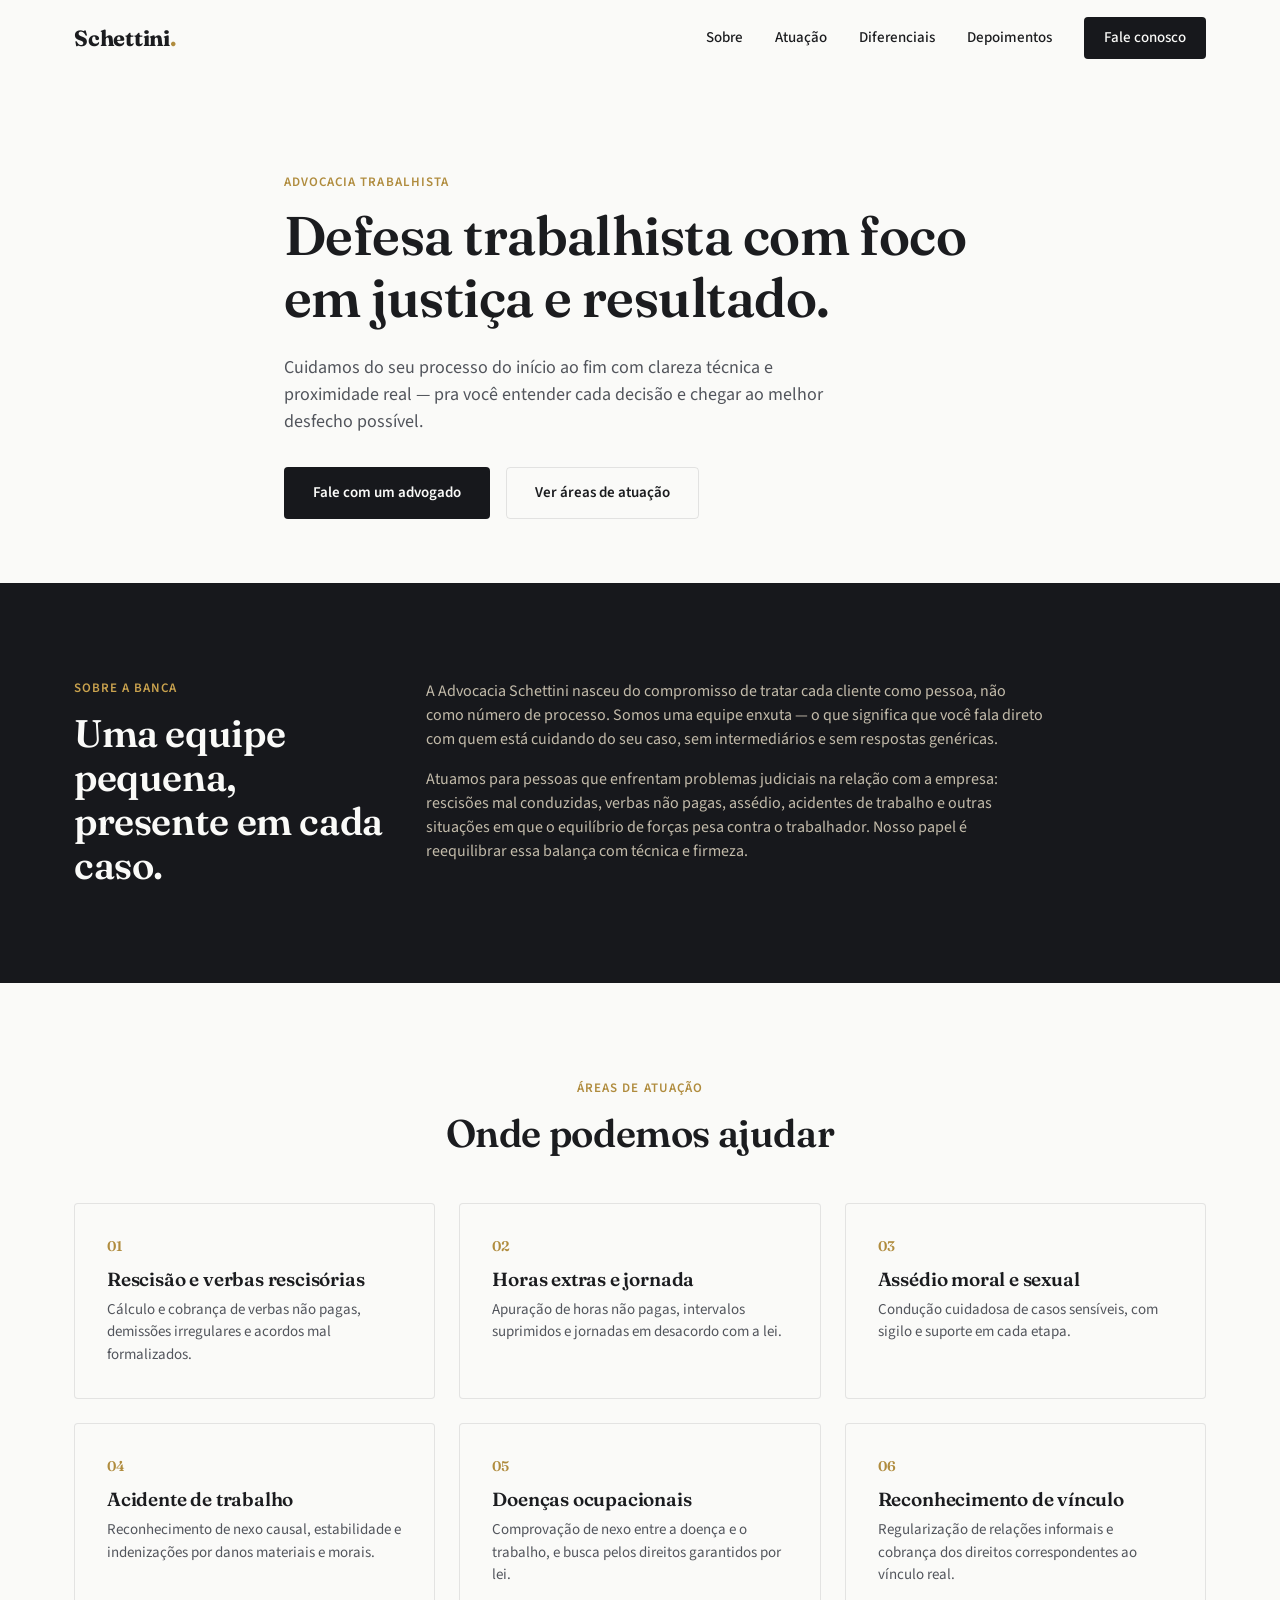
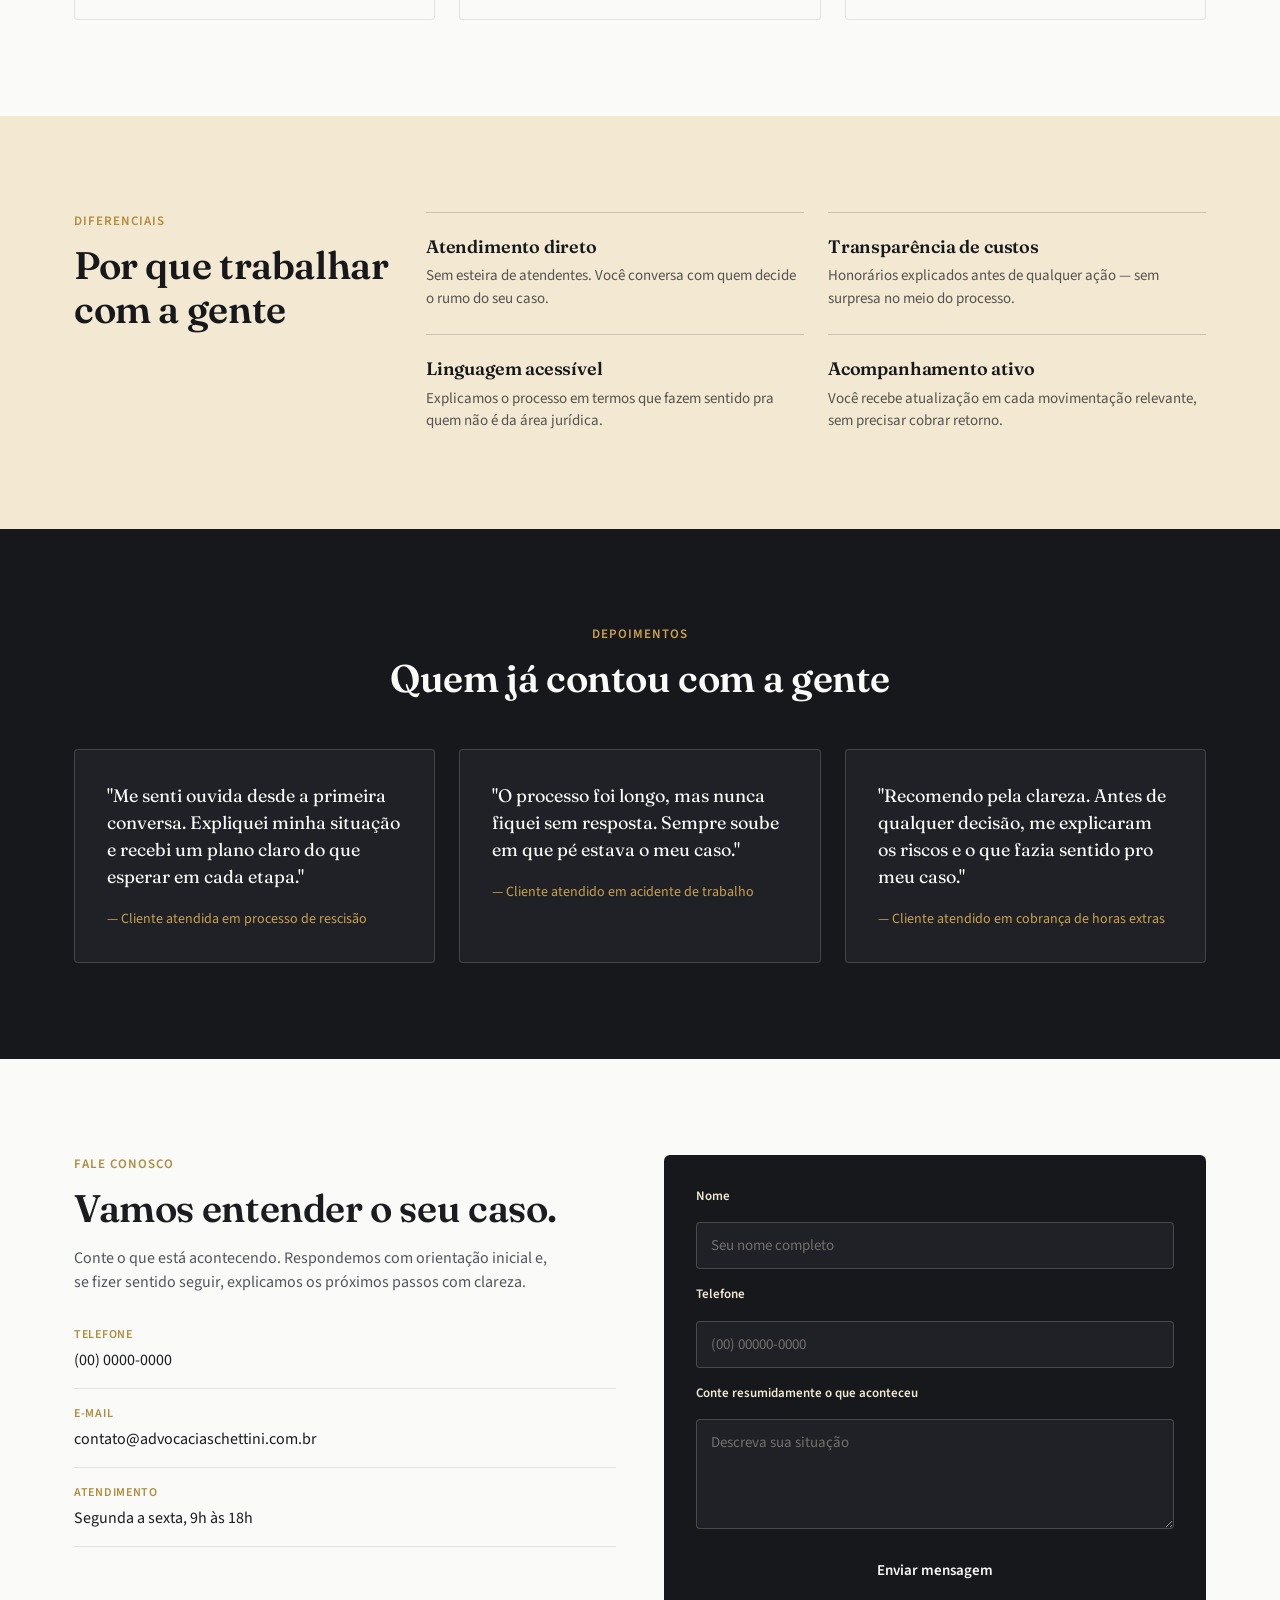
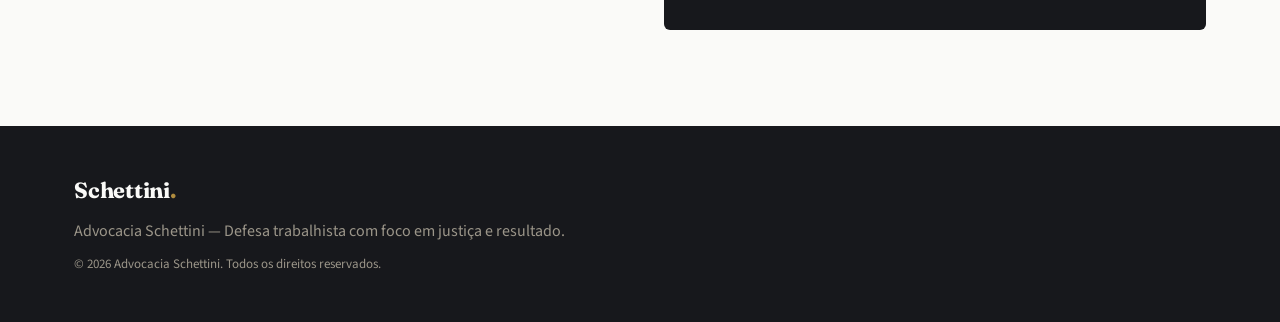
<file: clientes/advocacia-schettini/saidas/site/index.html>
<!DOCTYPE html>
<html lang="pt-BR">
<head>
<meta charset="UTF-8">
<meta name="viewport" content="width=device-width, initial-scale=1.0">
<title>Advocacia Schettini — Direito Trabalhista</title>
<meta name="description" content="Advocacia Schettini: defesa trabalhista com foco em justiça e resultado. Atendimento próximo, condução técnica e transparência em cada etapa do processo.">
<link rel="preconnect" href="https://fonts.googleapis.com">
<link rel="preconnect" href="https://fonts.gstatic.com" crossorigin>
<link href="https://fonts.googleapis.com/css2?family=Fraunces:opsz,wght@9..144,400;9..144,500;9..144,600;9..144,700&family=Source+Sans+3:wght@400;500;600;700&display=swap" rel="stylesheet">
<link rel="stylesheet" href="styles.css">
</head>
<body>

<header class="site-header">
  <div class="wrap header-inner">
    <a href="#topo" class="brand">Schettini<span class="brand-dot">.</span></a>
    <nav class="nav" aria-label="Navegação principal">
      <a href="#sobre">Sobre</a>
      <a href="#atuacao">Atuação</a>
      <a href="#diferenciais">Diferenciais</a>
      <a href="#depoimentos">Depoimentos</a>
      <a href="#contato" class="nav-cta">Fale conosco</a>
    </nav>
    <button class="menu-toggle" aria-label="Abrir menu" aria-expanded="false" aria-controls="mobile-nav">
      <span></span><span></span><span></span>
    </button>
  </div>
  <nav id="mobile-nav" class="mobile-nav" aria-label="Navegação móvel">
    <a href="#sobre">Sobre</a>
    <a href="#atuacao">Atuação</a>
    <a href="#diferenciais">Diferenciais</a>
    <a href="#depoimentos">Depoimentos</a>
    <a href="#contato">Fale conosco</a>
  </nav>
</header>

<main id="topo">

  <section class="hero">
    <div class="wrap hero-inner">
      <p class="eyebrow hero-anim" style="--d:0s">Advocacia trabalhista</p>
      <h1 class="hero-anim" style="--d:0.08s">Defesa trabalhista com foco em justiça e resultado.</h1>
      <p class="hero-lede hero-anim" style="--d:0.16s">Cuidamos do seu processo do início ao fim com clareza técnica e proximidade real — pra você entender cada decisão e chegar ao melhor desfecho possível.</p>
      <div class="hero-actions hero-anim" style="--d:0.24s">
        <a href="#contato" class="btn btn-primary">Fale com um advogado</a>
        <a href="#atuacao" class="btn btn-ghost">Ver áreas de atuação</a>
      </div>
    </div>
  </section>

  <section id="sobre" class="section section-dark">
    <div class="wrap section-grid">
      <div class="section-head" data-reveal>
        <p class="eyebrow">Sobre a banca</p>
        <h2>Uma equipe pequena, presente em cada caso.</h2>
      </div>
      <div class="section-body" data-reveal style="--d:0.1s">
        <p>A Advocacia Schettini nasceu do compromisso de tratar cada cliente como pessoa, não como número de processo. Somos uma equipe enxuta — o que significa que você fala direto com quem está cuidando do seu caso, sem intermediários e sem respostas genéricas.</p>
        <p>Atuamos para pessoas que enfrentam problemas judiciais na relação com a empresa: rescisões mal conduzidas, verbas não pagas, assédio, acidentes de trabalho e outras situações em que o equilíbrio de forças pesa contra o trabalhador. Nosso papel é reequilibrar essa balança com técnica e firmeza.</p>
      </div>
    </div>
  </section>

  <section id="atuacao" class="section section-light">
    <div class="wrap">
      <div class="section-head section-head-center" data-reveal>
        <p class="eyebrow">Áreas de atuação</p>
        <h2>Onde podemos ajudar</h2>
      </div>
      <div class="cards-grid">
        <article class="card" data-reveal style="--d:0s">
          <span class="card-index">01</span>
          <h3>Rescisão e verbas rescisórias</h3>
          <p>Cálculo e cobrança de verbas não pagas, demissões irregulares e acordos mal formalizados.</p>
        </article>
        <article class="card" data-reveal style="--d:0.06s">
          <span class="card-index">02</span>
          <h3>Horas extras e jornada</h3>
          <p>Apuração de horas não pagas, intervalos suprimidos e jornadas em desacordo com a lei.</p>
        </article>
        <article class="card" data-reveal style="--d:0.12s">
          <span class="card-index">03</span>
          <h3>Assédio moral e sexual</h3>
          <p>Condução cuidadosa de casos sensíveis, com sigilo e suporte em cada etapa.</p>
        </article>
        <article class="card" data-reveal style="--d:0s">
          <span class="card-index">04</span>
          <h3>Acidente de trabalho</h3>
          <p>Reconhecimento de nexo causal, estabilidade e indenizações por danos materiais e morais.</p>
        </article>
        <article class="card" data-reveal style="--d:0.06s">
          <span class="card-index">05</span>
          <h3>Doenças ocupacionais</h3>
          <p>Comprovação de nexo entre a doença e o trabalho, e busca pelos direitos garantidos por lei.</p>
        </article>
        <article class="card" data-reveal style="--d:0.12s">
          <span class="card-index">06</span>
          <h3>Reconhecimento de vínculo</h3>
          <p>Regularização de relações informais e cobrança dos direitos correspondentes ao vínculo real.</p>
        </article>
      </div>
    </div>
  </section>

  <section id="diferenciais" class="section section-accent">
    <div class="wrap section-grid">
      <div class="section-head" data-reveal>
        <p class="eyebrow">Diferenciais</p>
        <h2>Por que trabalhar com a gente</h2>
      </div>
      <div class="diff-list">
        <div class="diff-item" data-reveal style="--d:0s">
          <h3>Atendimento direto</h3>
          <p>Sem esteira de atendentes. Você conversa com quem decide o rumo do seu caso.</p>
        </div>
        <div class="diff-item" data-reveal style="--d:0.06s">
          <h3>Transparência de custos</h3>
          <p>Honorários explicados antes de qualquer ação — sem surpresa no meio do processo.</p>
        </div>
        <div class="diff-item" data-reveal style="--d:0.12s">
          <h3>Linguagem acessível</h3>
          <p>Explicamos o processo em termos que fazem sentido pra quem não é da área jurídica.</p>
        </div>
        <div class="diff-item" data-reveal style="--d:0.18s">
          <h3>Acompanhamento ativo</h3>
          <p>Você recebe atualização em cada movimentação relevante, sem precisar cobrar retorno.</p>
        </div>
      </div>
    </div>
  </section>

  <section id="depoimentos" class="section section-dark">
    <div class="wrap">
      <div class="section-head section-head-center" data-reveal>
        <p class="eyebrow">Depoimentos</p>
        <h2>Quem já contou com a gente</h2>
      </div>
      <div class="testimonial-grid">
        <blockquote class="testimonial" data-reveal style="--d:0s">
          <p>"Me senti ouvida desde a primeira conversa. Expliquei minha situação e recebi um plano claro do que esperar em cada etapa."</p>
          <cite>— Cliente atendida em processo de rescisão</cite>
        </blockquote>
        <blockquote class="testimonial" data-reveal style="--d:0.08s">
          <p>"O processo foi longo, mas nunca fiquei sem resposta. Sempre soube em que pé estava o meu caso."</p>
          <cite>— Cliente atendido em acidente de trabalho</cite>
        </blockquote>
        <blockquote class="testimonial" data-reveal style="--d:0.16s">
          <p>"Recomendo pela clareza. Antes de qualquer decisão, me explicaram os riscos e o que fazia sentido pro meu caso."</p>
          <cite>— Cliente atendido em cobrança de horas extras</cite>
        </blockquote>
      </div>
    </div>
  </section>

  <section id="contato" class="section section-light">
    <div class="wrap contato-grid">
      <div class="contato-info" data-reveal>
        <p class="eyebrow">Fale conosco</p>
        <h2>Vamos entender o seu caso.</h2>
        <p class="contato-lede">Conte o que está acontecendo. Respondemos com orientação inicial e, se fizer sentido seguir, explicamos os próximos passos com clareza.</p>
        <ul class="contato-list">
          <li><span>Telefone</span>(00) 0000-0000</li>
          <li><span>E-mail</span>contato@advocaciaschettini.com.br</li>
          <li><span>Atendimento</span>Segunda a sexta, 9h às 18h</li>
        </ul>
      </div>
      <form class="contato-form" data-reveal style="--d:0.12s" action="#" method="post">
        <label for="nome">Nome</label>
        <input type="text" id="nome" name="nome" placeholder="Seu nome completo" required>

        <label for="telefone">Telefone</label>
        <input type="tel" id="telefone" name="telefone" placeholder="(00) 00000-0000" required>

        <label for="mensagem">Conte resumidamente o que aconteceu</label>
        <textarea id="mensagem" name="mensagem" rows="4" placeholder="Descreva sua situação" required></textarea>

        <button type="submit" class="btn btn-primary btn-block">Enviar mensagem</button>
      </form>
    </div>
  </section>

</main>

<footer class="site-footer">
  <div class="wrap footer-inner">
    <a href="#topo" class="brand brand-footer">Schettini<span class="brand-dot">.</span></a>
    <p>Advocacia Schettini — Defesa trabalhista com foco em justiça e resultado.</p>
    <p class="footer-meta">© <span id="ano"></span> Advocacia Schettini. Todos os direitos reservados.</p>
  </div>
</footer>

<script>
  document.getElementById('ano').textContent = new Date().getFullYear();
  const toggle = document.querySelector('.menu-toggle');
  const mobileNav = document.getElementById('mobile-nav');
  toggle.addEventListener('click', () => {
    const isOpen = mobileNav.classList.toggle('is-open');
    toggle.classList.toggle('is-open', isOpen);
    toggle.setAttribute('aria-expanded', isOpen);
  });
  mobileNav.querySelectorAll('a').forEach(link => {
    link.addEventListener('click', () => {
      mobileNav.classList.remove('is-open');
      toggle.classList.remove('is-open');
      toggle.setAttribute('aria-expanded', 'false');
    });
  });

  const prefersReducedMotion = window.matchMedia('(prefers-reduced-motion: reduce)').matches;
  const revealEls = document.querySelectorAll('[data-reveal]');
  if (prefersReducedMotion || !('IntersectionObserver' in window)) {
    revealEls.forEach(el => el.classList.add('is-visible'));
  } else {
    const observer = new IntersectionObserver((entries) => {
      entries.forEach(entry => {
        if (entry.isIntersecting) {
          entry.target.classList.add('is-visible');
          observer.unobserve(entry.target);
        }
      });
    }, { threshold: 0.15, rootMargin: '0px 0px -60px 0px' });
    revealEls.forEach(el => observer.observe(el));
  }

  const header = document.querySelector('.site-header');
  window.addEventListener('scroll', () => {
    header.classList.toggle('is-scrolled', window.scrollY > 12);
  }, { passive: true });
</script>
</body>
</html>
</file>
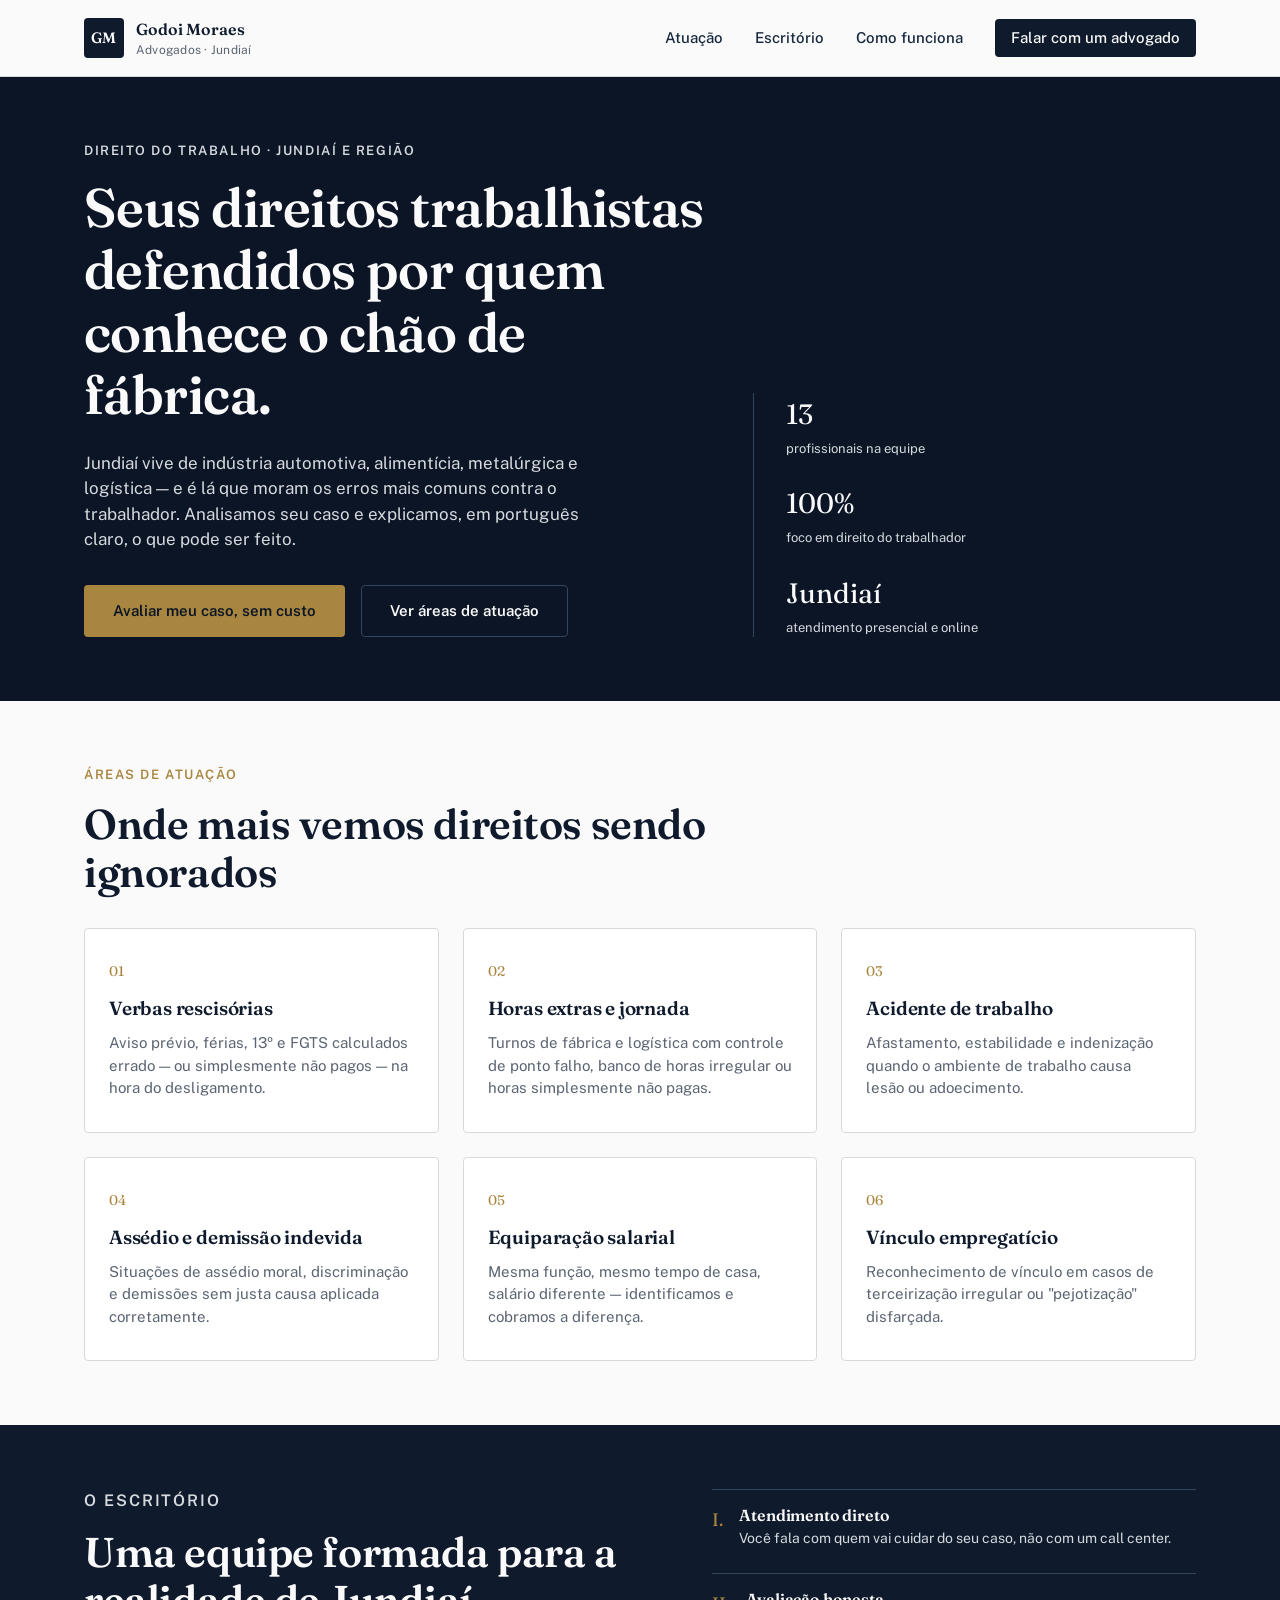
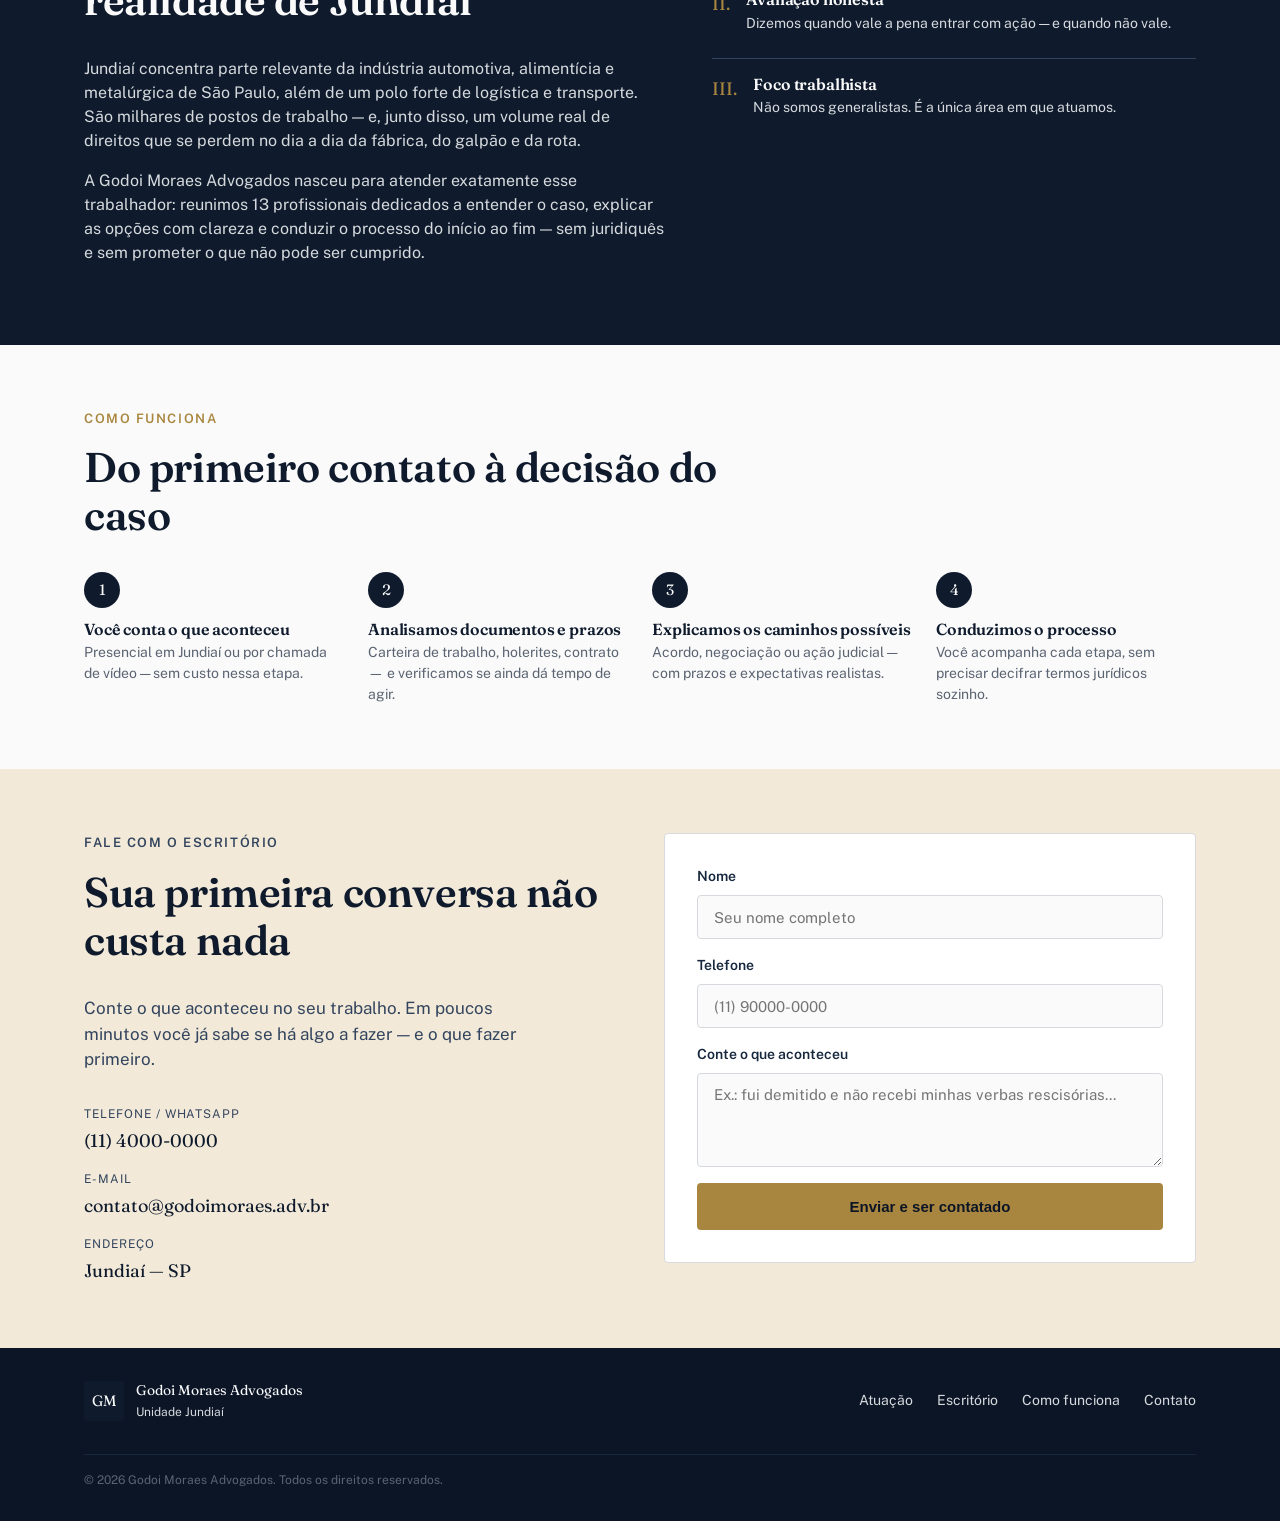
<file: clientes/godoi-moraes-advogados-unidade-jundiai/saidas/site/index.html>
<!doctype html>
<html lang="pt-BR">
<head>
<meta charset="UTF-8">
<meta name="viewport" content="width=device-width, initial-scale=1.0">
<title>Godoi Moraes Advogados — Direito do Trabalho em Jundiaí</title>
<meta name="description" content="Escritório de advocacia trabalhista em Jundiaí. Defendemos os direitos de trabalhadores da indústria, logística e comércio da região.">
<link rel="preconnect" href="https://fonts.googleapis.com">
<link rel="preconnect" href="https://fonts.gstatic.com" crossorigin>
<link href="https://fonts.googleapis.com/css2?family=Fraunces:opsz,wght@9..144,400;9..144,500;9..144,600;9..144,700&family=Public+Sans:wght@400;500;600;700&display=swap" rel="stylesheet">
<link rel="stylesheet" href="css/style.css">
</head>
<body>

<header class="site-header">
  <div class="wrap header-inner">
    <a class="brand" href="#topo">
      <span class="brand-mark">GM</span>
      <span class="brand-name">Godoi Moraes<br><small>Advogados · Jundiaí</small></span>
    </a>
    <nav class="nav" id="nav">
      <a href="#atuacao">Atuação</a>
      <a href="#escritorio">Escritório</a>
      <a href="#processo">Como funciona</a>
      <a href="#contato" class="nav-cta">Falar com um advogado</a>
    </nav>
    <button class="nav-toggle" id="navToggle" aria-label="Abrir menu" aria-expanded="false" aria-controls="nav">
      <span></span><span></span><span></span>
    </button>
  </div>
</header>

<main id="topo">

  <!-- HERO — fundo escuro -->
  <section class="section hero" id="hero">
    <div class="wrap hero-grid">
      <div class="hero-copy">
        <p class="eyebrow">Direito do Trabalho · Jundiaí e região</p>
        <h1>Seus direitos trabalhistas defendidos por quem conhece o chão de fábrica.</h1>
        <p class="hero-lead">
          Jundiaí vive de indústria automotiva, alimentícia, metalúrgica e logística — e é lá que
          moram os erros mais comuns contra o trabalhador. Analisamos seu caso e explicamos, em
          português claro, o que pode ser feito.
        </p>
        <div class="hero-actions">
          <a href="#contato" class="btn btn-primary">Avaliar meu caso, sem custo</a>
          <a href="#atuacao" class="btn btn-ghost">Ver áreas de atuação</a>
        </div>
      </div>
      <div class="hero-stats">
        <div class="stat">
          <span class="stat-num">13</span>
          <span class="stat-label">profissionais na equipe</span>
        </div>
        <div class="stat">
          <span class="stat-num">100%</span>
          <span class="stat-label">foco em direito do trabalhador</span>
        </div>
        <div class="stat">
          <span class="stat-num">Jundiaí</span>
          <span class="stat-label">atendimento presencial e online</span>
        </div>
      </div>
    </div>
  </section>

  <!-- ATUAÇÃO — fundo claro -->
  <section class="section light" id="atuacao">
    <div class="wrap">
      <p class="eyebrow eyebrow-dark">Áreas de atuação</p>
      <h2 class="section-title">Onde mais vemos direitos sendo ignorados</h2>
      <div class="cards-grid">
        <article class="card">
          <span class="card-num">01</span>
          <h3>Verbas rescisórias</h3>
          <p>Aviso prévio, férias, 13º e FGTS calculados errado — ou simplesmente não pagos — na
          hora do desligamento.</p>
        </article>
        <article class="card">
          <span class="card-num">02</span>
          <h3>Horas extras e jornada</h3>
          <p>Turnos de fábrica e logística com controle de ponto falho, banco de horas irregular
          ou horas simplesmente não pagas.</p>
        </article>
        <article class="card">
          <span class="card-num">03</span>
          <h3>Acidente de trabalho</h3>
          <p>Afastamento, estabilidade e indenização quando o ambiente de trabalho causa lesão
          ou adoecimento.</p>
        </article>
        <article class="card">
          <span class="card-num">04</span>
          <h3>Assédio e demissão indevida</h3>
          <p>Situações de assédio moral, discriminação e demissões sem justa causa aplicada
          corretamente.</p>
        </article>
        <article class="card">
          <span class="card-num">05</span>
          <h3>Equiparação salarial</h3>
          <p>Mesma função, mesmo tempo de casa, salário diferente — identificamos e cobramos a
          diferença.</p>
        </article>
        <article class="card">
          <span class="card-num">06</span>
          <h3>Vínculo empregatício</h3>
          <p>Reconhecimento de vínculo em casos de terceirização irregular ou "pejotização"
          disfarçada.</p>
        </article>
      </div>
    </div>
  </section>

  <!-- ESCRITÓRIO — fundo escuro -->
  <section class="section dark" id="escritorio">
    <div class="wrap escritorio-grid">
      <div class="escritorio-copy">
        <p class="eyebrow">O escritório</p>
        <h2 class="section-title">Uma equipe formada para a realidade de Jundiaí</h2>
        <p>
          Jundiaí concentra parte relevante da indústria automotiva, alimentícia e metalúrgica de
          São Paulo, além de um polo forte de logística e transporte. São milhares de postos de
          trabalho — e, junto disso, um volume real de direitos que se perdem no dia a dia da
          fábrica, do galpão e da rota.
        </p>
        <p>
          A Godoi Moraes Advogados nasceu para atender exatamente esse trabalhador: reunimos 13
          profissionais dedicados a entender o caso, explicar as opções com clareza e conduzir o
          processo do início ao fim — sem juridiquês e sem prometer o que não pode ser cumprido.
        </p>
      </div>
      <ul class="pillars">
        <li>
          <span class="pillar-index">I.</span>
          <div>
            <h4>Atendimento direto</h4>
            <p>Você fala com quem vai cuidar do seu caso, não com um call center.</p>
          </div>
        </li>
        <li>
          <span class="pillar-index">II.</span>
          <div>
            <h4>Avaliação honesta</h4>
            <p>Dizemos quando vale a pena entrar com ação — e quando não vale.</p>
          </div>
        </li>
        <li>
          <span class="pillar-index">III.</span>
          <div>
            <h4>Foco trabalhista</h4>
            <p>Não somos generalistas. É a única área em que atuamos.</p>
          </div>
        </li>
      </ul>
    </div>
  </section>

  <!-- COMO FUNCIONA — fundo claro -->
  <section class="section light" id="processo">
    <div class="wrap">
      <p class="eyebrow eyebrow-dark">Como funciona</p>
      <h2 class="section-title">Do primeiro contato à decisão do caso</h2>
      <ol class="timeline">
        <li>
          <span class="timeline-step">1</span>
          <div>
            <h4>Você conta o que aconteceu</h4>
            <p>Presencial em Jundiaí ou por chamada de vídeo — sem custo nessa etapa.</p>
          </div>
        </li>
        <li>
          <span class="timeline-step">2</span>
          <div>
            <h4>Analisamos documentos e prazos</h4>
            <p>Carteira de trabalho, holerites, contrato — e verificamos se ainda dá tempo de agir.</p>
          </div>
        </li>
        <li>
          <span class="timeline-step">3</span>
          <div>
            <h4>Explicamos os caminhos possíveis</h4>
            <p>Acordo, negociação ou ação judicial — com prazos e expectativas realistas.</p>
          </div>
        </li>
        <li>
          <span class="timeline-step">4</span>
          <div>
            <h4>Conduzimos o processo</h4>
            <p>Você acompanha cada etapa, sem precisar decifrar termos jurídicos sozinho.</p>
          </div>
        </li>
      </ol>
    </div>
  </section>

  <!-- CONTATO — fundo de acento -->
  <section class="section accent" id="contato">
    <div class="wrap contato-grid">
      <div>
        <p class="eyebrow">Fale com o escritório</p>
        <h2 class="section-title">Sua primeira conversa não custa nada</h2>
        <p class="contato-lead">
          Conte o que aconteceu no seu trabalho. Em poucos minutos você já sabe se há algo a
          fazer — e o que fazer primeiro.
        </p>
        <div class="contato-info">
          <div>
            <span class="contato-label">Telefone / WhatsApp</span>
            <span class="contato-valor">(11) 4000-0000</span>
          </div>
          <div>
            <span class="contato-label">E-mail</span>
            <span class="contato-valor">contato@godoimoraes.adv.br</span>
          </div>
          <div>
            <span class="contato-label">Endereço</span>
            <span class="contato-valor">Jundiaí — SP</span>
          </div>
        </div>
      </div>
      <form class="contato-form" action="#" method="post">
        <label>
          Nome
          <input type="text" name="nome" placeholder="Seu nome completo" required>
        </label>
        <label>
          Telefone
          <input type="tel" name="telefone" placeholder="(11) 90000-0000" required>
        </label>
        <label>
          Conte o que aconteceu
          <textarea name="mensagem" rows="4" placeholder="Ex.: fui demitido e não recebi minhas verbas rescisórias..." required></textarea>
        </label>
        <button type="submit" class="btn btn-primary btn-full">Enviar e ser contatado</button>
      </form>
    </div>
  </section>

</main>

<footer class="site-footer">
  <div class="wrap footer-inner">
    <div class="footer-brand">
      <span class="brand-mark">GM</span>
      <span>Godoi Moraes Advogados<br><small>Unidade Jundiaí</small></span>
    </div>
    <nav class="footer-nav">
      <a href="#atuacao">Atuação</a>
      <a href="#escritorio">Escritório</a>
      <a href="#processo">Como funciona</a>
      <a href="#contato">Contato</a>
    </nav>
    <p class="footer-legal">© 2026 Godoi Moraes Advogados. Todos os direitos reservados.</p>
  </div>
</footer>

<script src="js/main.js"></script>
</body>
</html>
</file>
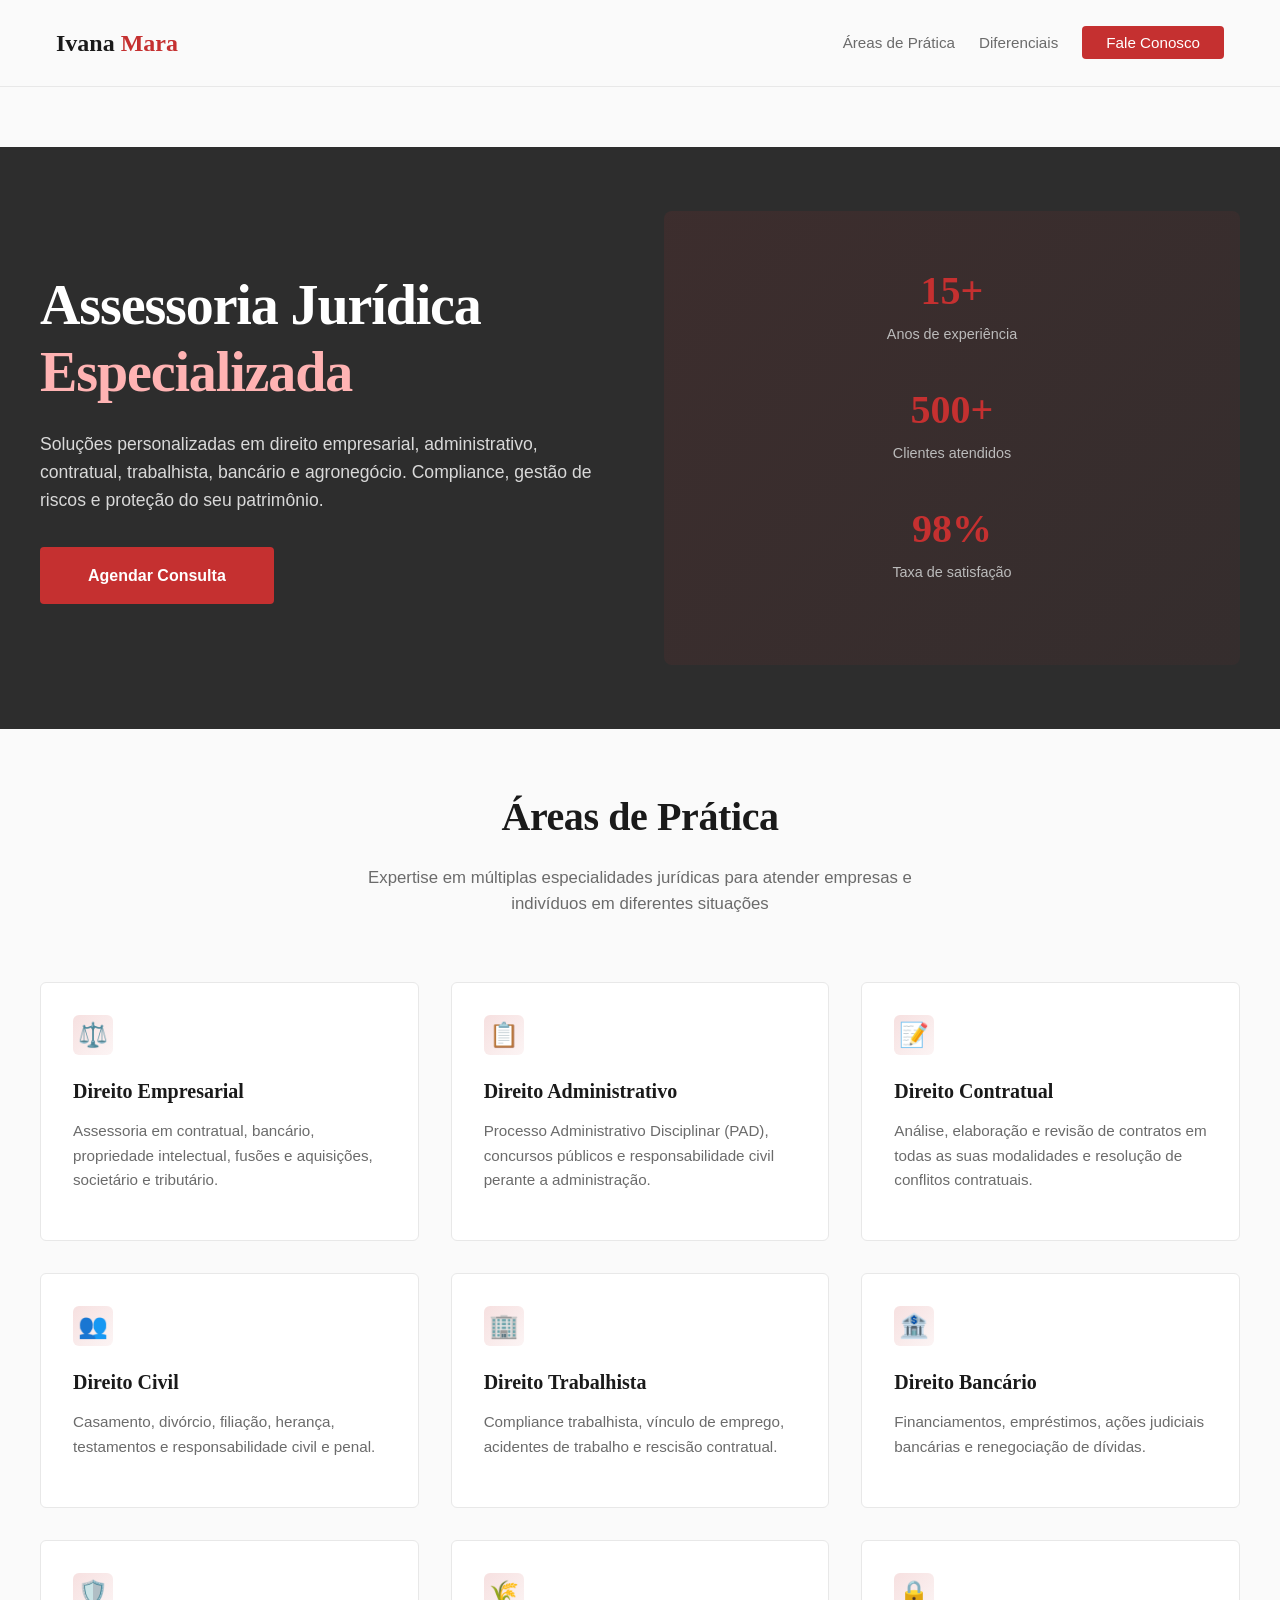
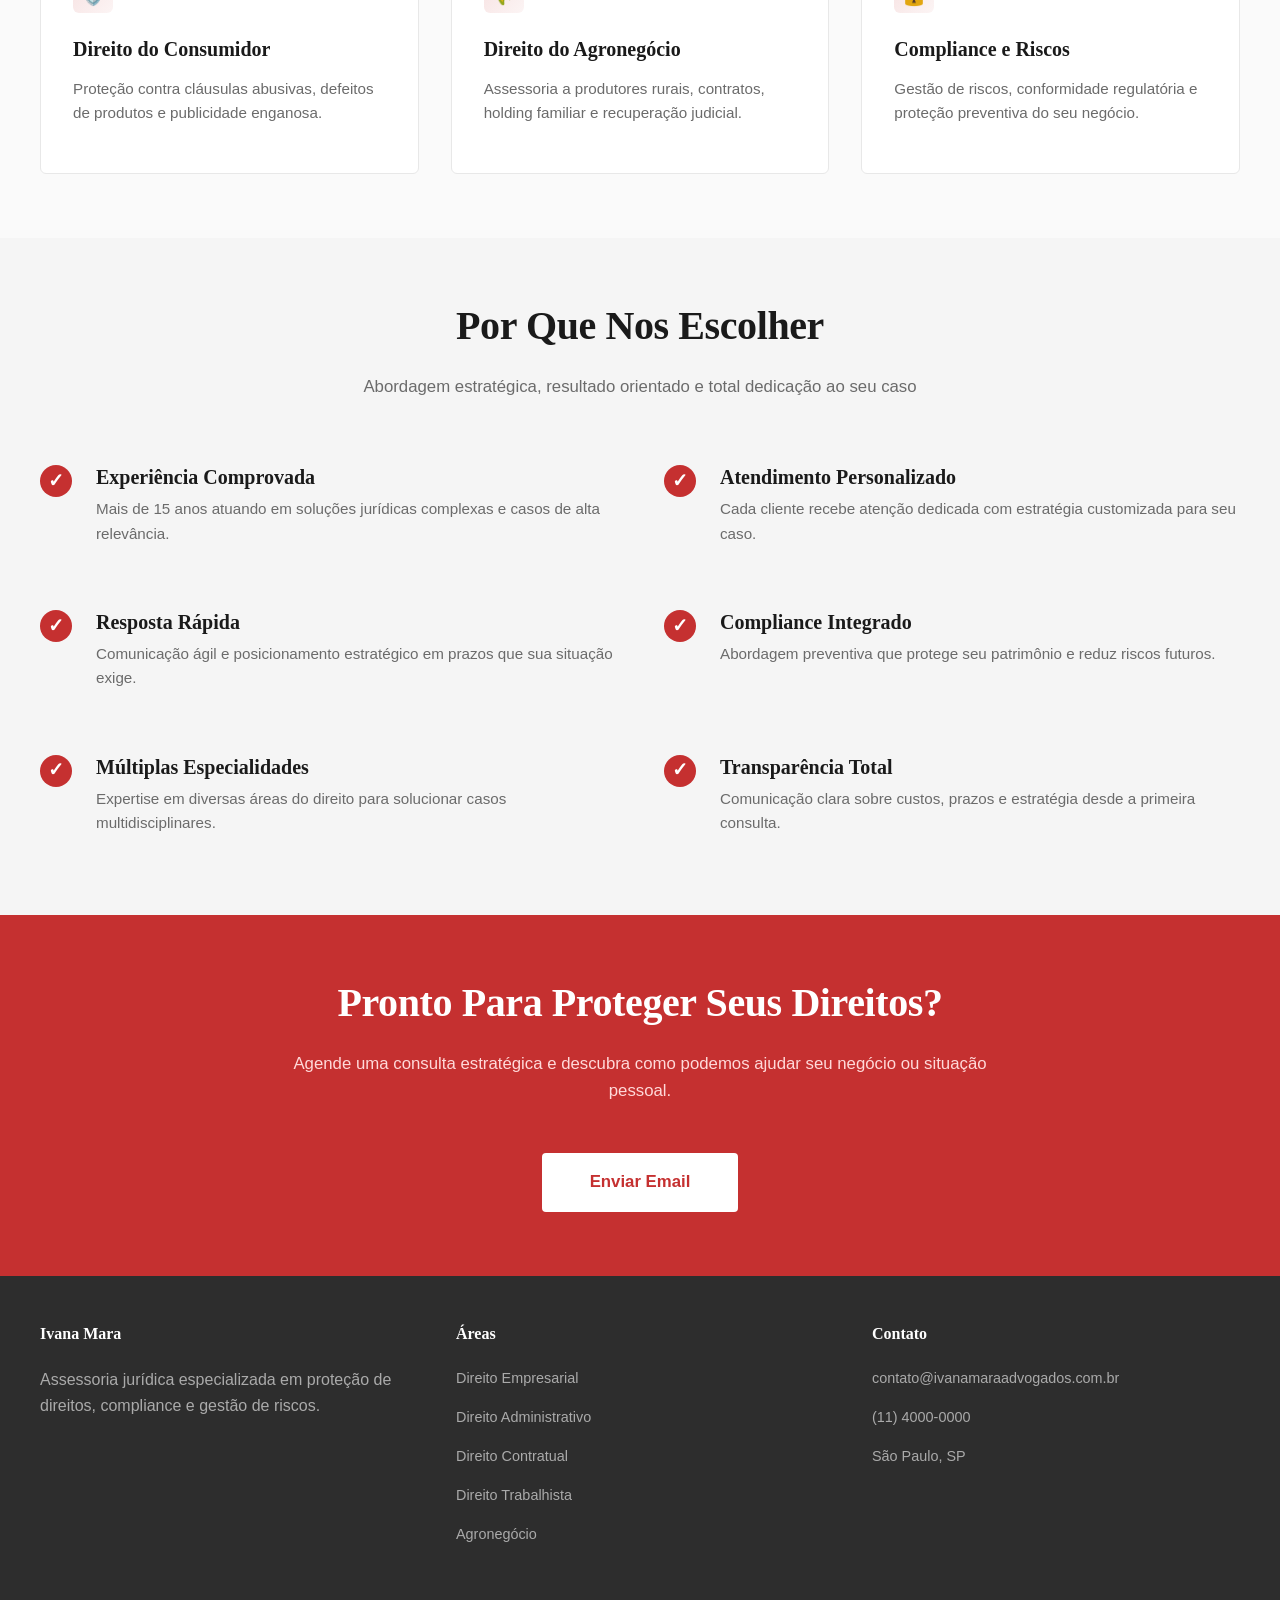
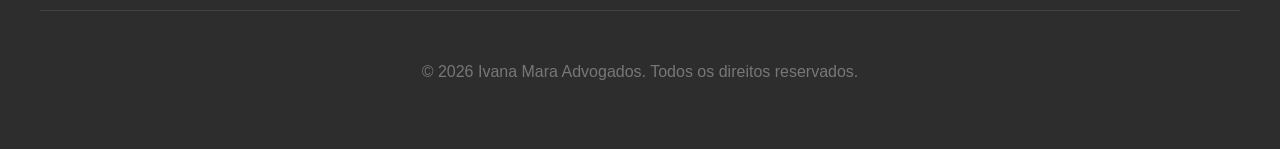
<file: clientes/ivana-mara-advogados/saidas/site/index.html>
<!DOCTYPE html>
<html lang="pt-BR">
<head>
  <meta charset="UTF-8">
  <meta name="viewport" content="width=device-width, initial-scale=1.0">
  <title>Ivana Mara Advogados | Direito Empresarial, Administrativo e Contratual</title>
  <meta name="description" content="Assessoria jurídica especializada em direito empresarial, administrativo, contratual, trabalhista, bancário e agronegócio. Soluções de compliance e gestão de riscos.">

  <style>
    * {
      margin: 0;
      padding: 0;
      box-sizing: border-box;
    }

    :root {
      --color-white: #FAFAFA;
      --color-black-soft: #1A1A1A;
      --color-gray-dark: #2D2D2D;
      --color-gray-medium: #6B6B6B;
      --color-gray-light: #F5F5F5;
      --color-red: #C53030;
      --color-red-dark: #A71D1D;
      --color-red-light: #FEE;

      --font-display: 'Playfair Display', serif;
      --font-body: 'Lato', sans-serif;

      --space-xs: 4px;
      --space-sm: 8px;
      --space-md: 16px;
      --space-lg: 24px;
      --space-xl: 32px;
      --space-2xl: 48px;
      --space-3xl: 64px;
    }

    html {
      scroll-behavior: smooth;
    }

    body {
      font-family: var(--font-body);
      color: var(--color-black-soft);
      line-height: 1.6;
      background: var(--color-white);
    }

    h1, h2, h3, h4, h5, h6 {
      font-family: var(--font-display);
      font-weight: 600;
      line-height: 1.2;
    }

    h1 {
      font-size: clamp(2rem, 5vw, 3.5rem);
      letter-spacing: -0.02em;
      margin-bottom: var(--space-lg);
    }

    h2 {
      font-size: clamp(1.6rem, 4vw, 2.5rem);
      letter-spacing: -0.01em;
      margin-bottom: var(--space-lg);
    }

    h3 {
      font-size: 1.25rem;
      margin-bottom: var(--space-md);
    }

    p {
      font-size: 1rem;
      margin-bottom: var(--space-md);
    }

    /* Navegação */
    header {
      position: sticky;
      top: 0;
      background: var(--color-white);
      border-bottom: 1px solid #E8E8E8;
      z-index: 100;
    }

    nav {
      max-width: 1200px;
      margin: 0 auto;
      padding: var(--space-lg) var(--space-md);
      display: flex;
      justify-content: space-between;
      align-items: center;
    }

    .logo {
      font-family: var(--font-display);
      font-size: 1.5rem;
      font-weight: 700;
      color: var(--color-black-soft);
    }

    .logo span {
      color: var(--color-red);
    }

    nav ul {
      display: none;
      list-style: none;
      gap: var(--space-lg);
    }

    nav a {
      text-decoration: none;
      color: var(--color-gray-medium);
      font-size: 0.95rem;
      transition: color 0.2s;
    }

    nav a:hover {
      color: var(--color-red);
    }

    .nav-cta {
      background: var(--color-red);
      color: white !important;
      padding: var(--space-sm) var(--space-lg);
      border-radius: 4px;
      transition: background 0.2s;
    }

    .nav-cta:hover {
      background: var(--color-red-dark);
    }

    @media (min-width: 768px) {
      nav ul {
        display: flex;
      }
    }

    /* Hero */
    .hero {
      background: var(--color-gray-dark);
      color: white;
      padding: var(--space-3xl) var(--space-md);
      margin-top: 60px;
    }

    .hero-content {
      max-width: 1200px;
      margin: 0 auto;
      display: grid;
      grid-template-columns: 1fr;
      gap: var(--space-2xl);
      align-items: center;
    }

    @media (min-width: 1024px) {
      .hero-content {
        grid-template-columns: 1fr 1fr;
      }
    }

    .hero h1 {
      color: white;
      margin-bottom: var(--space-lg);
    }

    .hero .highlight {
      color: #FFB3B3;
    }

    .hero p {
      font-size: 1.1rem;
      color: #D9D9D9;
      margin-bottom: var(--space-xl);
    }

    .hero-cta {
      display: inline-block;
      background: var(--color-red);
      color: white;
      padding: var(--space-md) var(--space-2xl);
      text-decoration: none;
      border-radius: 4px;
      font-weight: 600;
      transition: all 0.3s;
    }

    .hero-cta:hover {
      background: var(--color-red-dark);
      transform: translateY(-2px);
    }

    .hero-visual {
      background: linear-gradient(135deg, rgba(197, 48, 48, 0.1), rgba(197, 48, 48, 0.05));
      border-radius: 8px;
      padding: var(--space-2xl);
      text-align: center;
      display: none;
    }

    @media (min-width: 1024px) {
      .hero-visual {
        display: block;
      }
    }

    .hero-visual .stat {
      margin-bottom: var(--space-xl);
    }

    .hero-visual .number {
      font-family: var(--font-display);
      font-size: 2.5rem;
      color: var(--color-red);
      font-weight: 700;
    }

    .hero-visual .label {
      color: #BBB;
      font-size: 0.9rem;
    }

    /* Seção Áreas */
    .areas {
      background: var(--color-white);
      padding: var(--space-3xl) var(--space-md);
    }

    .areas-content {
      max-width: 1200px;
      margin: 0 auto;
    }

    .section-header {
      text-align: center;
      margin-bottom: var(--space-3xl);
    }

    .section-header h2 {
      color: var(--color-black-soft);
    }

    .section-header p {
      font-size: 1.05rem;
      color: var(--color-gray-medium);
      max-width: 600px;
      margin-left: auto;
      margin-right: auto;
    }

    .areas-grid {
      display: grid;
      grid-template-columns: 1fr;
      gap: var(--space-lg);
    }

    @media (min-width: 768px) {
      .areas-grid {
        grid-template-columns: repeat(2, 1fr);
        gap: var(--space-xl);
      }
    }

    @media (min-width: 1024px) {
      .areas-grid {
        grid-template-columns: repeat(3, 1fr);
      }
    }

    .area-card {
      background: var(--color-light-bg, white);
      border: 1px solid #E8E8E8;
      border-radius: 6px;
      padding: var(--space-xl);
      transition: all 0.3s;
    }

    .area-card:hover {
      border-color: var(--color-red);
      box-shadow: 0 4px 12px rgba(197, 48, 48, 0.1);
      transform: translateY(-2px);
    }

    .area-card h3 {
      color: var(--color-black-soft);
      margin-bottom: var(--space-md);
    }

    .area-card p {
      font-size: 0.95rem;
      color: var(--color-gray-medium);
      line-height: 1.6;
    }

    .area-icon {
      display: inline-block;
      width: 40px;
      height: 40px;
      background: linear-gradient(135deg, rgba(197, 48, 48, 0.15), rgba(197, 48, 48, 0.05));
      border-radius: 6px;
      margin-bottom: var(--space-lg);
      line-height: 40px;
      text-align: center;
      font-size: 1.5rem;
    }

    /* Seção Diferenciais */
    .differentials {
      background: var(--color-gray-light);
      padding: var(--space-3xl) var(--space-md);
    }

    .differentials-content {
      max-width: 1200px;
      margin: 0 auto;
    }

    .differentials-grid {
      display: grid;
      grid-template-columns: 1fr;
      gap: var(--space-2xl);
    }

    @media (min-width: 768px) {
      .differentials-grid {
        grid-template-columns: repeat(2, 1fr);
        gap: var(--space-2xl);
      }
    }

    .differential-item {
      display: flex;
      gap: var(--space-lg);
    }

    .differential-check {
      flex-shrink: 0;
      width: 32px;
      height: 32px;
      background: var(--color-red);
      color: white;
      border-radius: 50%;
      display: flex;
      align-items: center;
      justify-content: center;
      font-weight: bold;
      font-size: 1.2rem;
    }

    .differential-text h3 {
      color: var(--color-black-soft);
      margin-bottom: var(--space-sm);
    }

    .differential-text p {
      color: var(--color-gray-medium);
      font-size: 0.95rem;
    }

    /* Seção CTA */
    .cta-section {
      background: var(--color-red);
      color: white;
      padding: var(--space-3xl) var(--space-md);
      text-align: center;
    }

    .cta-content {
      max-width: 700px;
      margin: 0 auto;
    }

    .cta-section h2 {
      color: white;
      margin-bottom: var(--space-lg);
    }

    .cta-section p {
      color: #FFD9D9;
      font-size: 1.05rem;
      margin-bottom: var(--space-2xl);
    }

    .cta-button {
      display: inline-block;
      background: white;
      color: var(--color-red);
      padding: var(--space-md) var(--space-2xl);
      text-decoration: none;
      border-radius: 4px;
      font-weight: 600;
      font-size: 1.05rem;
      transition: all 0.3s;
    }

    .cta-button:hover {
      transform: translateY(-2px);
      box-shadow: 0 8px 20px rgba(0, 0, 0, 0.2);
    }

    /* Footer */
    footer {
      background: var(--color-gray-dark);
      color: #AAA;
      padding: var(--space-2xl) var(--space-md);
      font-size: 0.9rem;
    }

    footer-content {
      max-width: 1200px;
      margin: 0 auto;
      display: grid;
      grid-template-columns: 1fr;
      gap: var(--space-2xl);
    }

    @media (min-width: 768px) {
      footer-content {
        grid-template-columns: repeat(3, 1fr);
      }
    }

    .footer-section h4 {
      color: white;
      margin-bottom: var(--space-lg);
      font-family: var(--font-display);
      font-size: 1rem;
    }

    .footer-section ul {
      list-style: none;
    }

    .footer-section ul li {
      margin-bottom: var(--space-md);
    }

    .footer-section a {
      color: #AAA;
      text-decoration: none;
      transition: color 0.2s;
    }

    .footer-section a:hover {
      color: var(--color-red);
    }

    .footer-bottom {
      max-width: 1200px;
      margin: var(--space-2xl) auto 0;
      padding-top: var(--space-2xl);
      border-top: 1px solid #444;
      text-align: center;
      color: #777;
    }

    /* Tipografia Web Safe */
    @import url('https://fonts.googleapis.com/css2?family=Playfair+Display:wght@400;600;700&family=Lato:wght@400;500;600&display=swap');
  </style>
</head>
<body>
  <!-- Navegação -->
  <header>
    <nav>
      <div class="logo">Ivana <span>Mara</span></div>
      <ul>
        <li><a href="#areas">Áreas de Prática</a></li>
        <li><a href="#diferencial">Diferenciais</a></li>
        <li><a href="#contato" class="nav-cta">Fale Conosco</a></li>
      </ul>
    </nav>
  </header>

  <!-- Hero -->
  <section class="hero">
    <div class="hero-content">
      <div>
        <h1>Assessoria Jurídica <span class="highlight">Especializada</span></h1>
        <p>Soluções personalizadas em direito empresarial, administrativo, contratual, trabalhista, bancário e agronegócio. Compliance, gestão de riscos e proteção do seu patrimônio.</p>
        <a href="#contato" class="hero-cta">Agendar Consulta</a>
      </div>
      <div class="hero-visual">
        <div class="stat">
          <div class="number">15+</div>
          <div class="label">Anos de experiência</div>
        </div>
        <div class="stat">
          <div class="number">500+</div>
          <div class="label">Clientes atendidos</div>
        </div>
        <div class="stat">
          <div class="number">98%</div>
          <div class="label">Taxa de satisfação</div>
        </div>
      </div>
    </div>
  </section>

  <!-- Áreas de Prática -->
  <section class="areas" id="areas">
    <div class="areas-content">
      <div class="section-header">
        <h2>Áreas de Prática</h2>
        <p>Expertise em múltiplas especialidades jurídicas para atender empresas e indivíduos em diferentes situações</p>
      </div>

      <div class="areas-grid">
        <div class="area-card">
          <div class="area-icon">⚖️</div>
          <h3>Direito Empresarial</h3>
          <p>Assessoria em contratual, bancário, propriedade intelectual, fusões e aquisições, societário e tributário.</p>
        </div>

        <div class="area-card">
          <div class="area-icon">📋</div>
          <h3>Direito Administrativo</h3>
          <p>Processo Administrativo Disciplinar (PAD), concursos públicos e responsabilidade civil perante a administração.</p>
        </div>

        <div class="area-card">
          <div class="area-icon">📝</div>
          <h3>Direito Contratual</h3>
          <p>Análise, elaboração e revisão de contratos em todas as suas modalidades e resolução de conflitos contratuais.</p>
        </div>

        <div class="area-card">
          <div class="area-icon">👥</div>
          <h3>Direito Civil</h3>
          <p>Casamento, divórcio, filiação, herança, testamentos e responsabilidade civil e penal.</p>
        </div>

        <div class="area-card">
          <div class="area-icon">🏢</div>
          <h3>Direito Trabalhista</h3>
          <p>Compliance trabalhista, vínculo de emprego, acidentes de trabalho e rescisão contratual.</p>
        </div>

        <div class="area-card">
          <div class="area-icon">🏦</div>
          <h3>Direito Bancário</h3>
          <p>Financiamentos, empréstimos, ações judiciais bancárias e renegociação de dívidas.</p>
        </div>

        <div class="area-card">
          <div class="area-icon">🛡️</div>
          <h3>Direito do Consumidor</h3>
          <p>Proteção contra cláusulas abusivas, defeitos de produtos e publicidade enganosa.</p>
        </div>

        <div class="area-card">
          <div class="area-icon">🌾</div>
          <h3>Direito do Agronegócio</h3>
          <p>Assessoria a produtores rurais, contratos, holding familiar e recuperação judicial.</p>
        </div>

        <div class="area-card">
          <div class="area-icon">🔒</div>
          <h3>Compliance e Riscos</h3>
          <p>Gestão de riscos, conformidade regulatória e proteção preventiva do seu negócio.</p>
        </div>
      </div>
    </div>
  </section>

  <!-- Diferenciais -->
  <section class="differentials" id="diferencial">
    <div class="differentials-content">
      <div class="section-header">
        <h2>Por Que Nos Escolher</h2>
        <p>Abordagem estratégica, resultado orientado e total dedicação ao seu caso</p>
      </div>

      <div class="differentials-grid">
        <div class="differential-item">
          <div class="differential-check">✓</div>
          <div class="differential-text">
            <h3>Experiência Comprovada</h3>
            <p>Mais de 15 anos atuando em soluções jurídicas complexas e casos de alta relevância.</p>
          </div>
        </div>

        <div class="differential-item">
          <div class="differential-check">✓</div>
          <div class="differential-text">
            <h3>Atendimento Personalizado</h3>
            <p>Cada cliente recebe atenção dedicada com estratégia customizada para seu caso.</p>
          </div>
        </div>

        <div class="differential-item">
          <div class="differential-check">✓</div>
          <div class="differential-text">
            <h3>Resposta Rápida</h3>
            <p>Comunicação ágil e posicionamento estratégico em prazos que sua situação exige.</p>
          </div>
        </div>

        <div class="differential-item">
          <div class="differential-check">✓</div>
          <div class="differential-text">
            <h3>Compliance Integrado</h3>
            <p>Abordagem preventiva que protege seu patrimônio e reduz riscos futuros.</p>
          </div>
        </div>

        <div class="differential-item">
          <div class="differential-check">✓</div>
          <div class="differential-text">
            <h3>Múltiplas Especialidades</h3>
            <p>Expertise em diversas áreas do direito para solucionar casos multidisciplinares.</p>
          </div>
        </div>

        <div class="differential-item">
          <div class="differential-check">✓</div>
          <div class="differential-text">
            <h3>Transparência Total</h3>
            <p>Comunicação clara sobre custos, prazos e estratégia desde a primeira consulta.</p>
          </div>
        </div>
      </div>
    </div>
  </section>

  <!-- CTA Final -->
  <section class="cta-section" id="contato">
    <div class="cta-content">
      <h2>Pronto Para Proteger Seus Direitos?</h2>
      <p>Agende uma consulta estratégica e descubra como podemos ajudar seu negócio ou situação pessoal.</p>
      <a href="mailto:contato@ivanamaraadvogados.com.br" class="cta-button">Enviar Email</a>
    </div>
  </section>

  <!-- Footer -->
  <footer>
    <footer-content>
      <div class="footer-section">
        <h4>Ivana Mara</h4>
        <p>Assessoria jurídica especializada em proteção de direitos, compliance e gestão de riscos.</p>
      </div>
      <div class="footer-section">
        <h4>Áreas</h4>
        <ul>
          <li><a href="#areas">Direito Empresarial</a></li>
          <li><a href="#areas">Direito Administrativo</a></li>
          <li><a href="#areas">Direito Contratual</a></li>
          <li><a href="#areas">Direito Trabalhista</a></li>
          <li><a href="#areas">Agronegócio</a></li>
        </ul>
      </div>
      <div class="footer-section">
        <h4>Contato</h4>
        <ul>
          <li><a href="mailto:contato@ivanamaraadvogados.com.br">contato@ivanamaraadvogados.com.br</a></li>
          <li><a href="tel:+551140000000">(11) 4000-0000</a></li>
          <li><a href="#">São Paulo, SP</a></li>
        </ul>
      </div>
    </footer-content>

    <div class="footer-bottom">
      <p>&copy; 2026 Ivana Mara Advogados. Todos os direitos reservados.</p>
    </div>
  </footer>
</body>
</html>
</file>
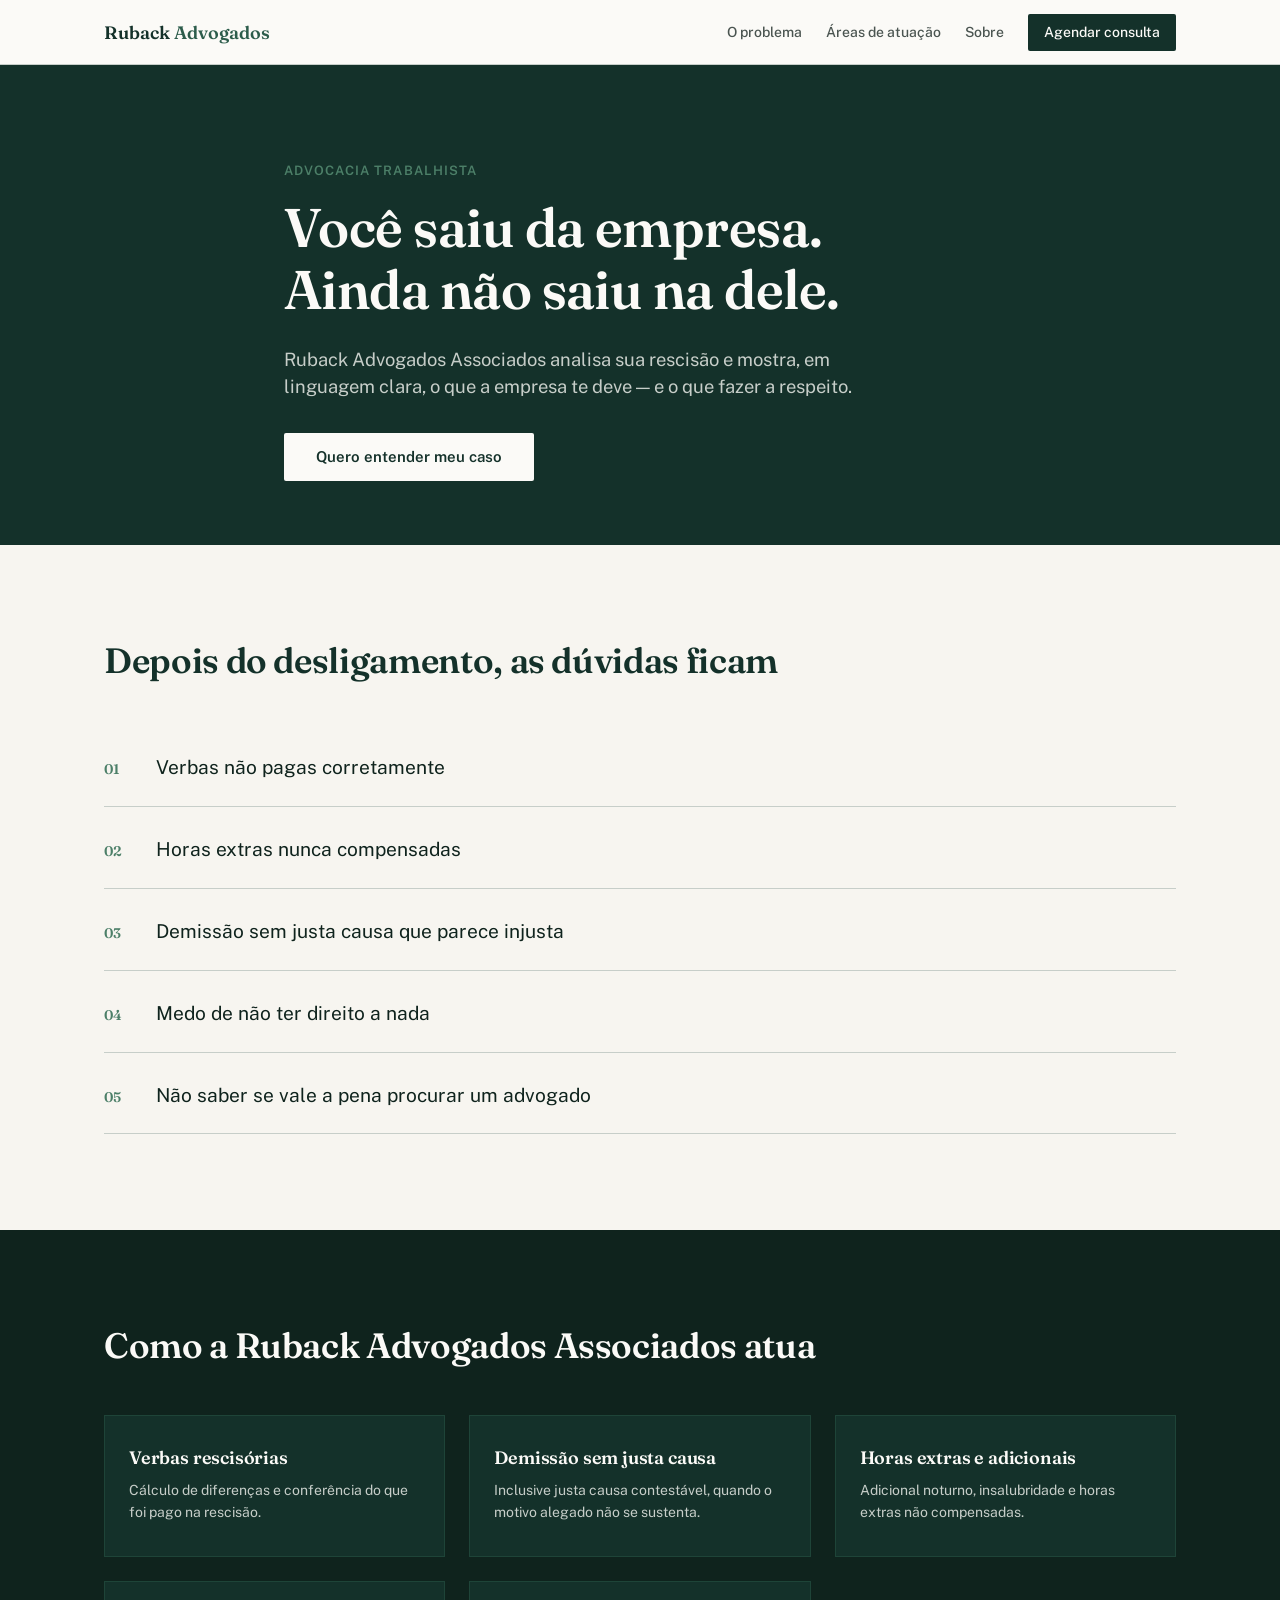
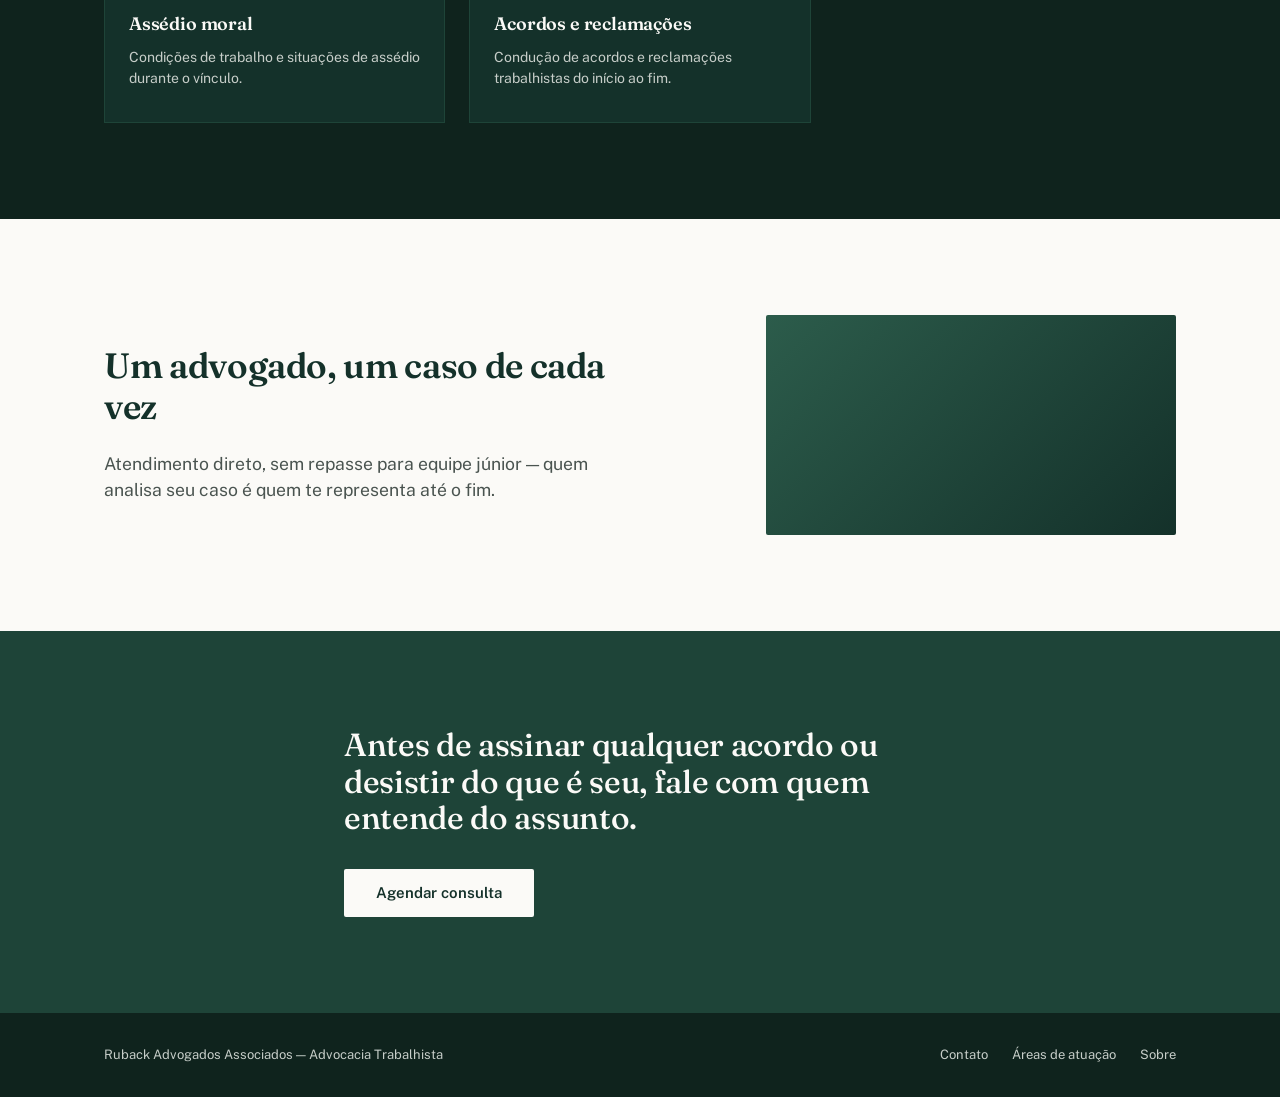
<file: clientes/ruback-advogados-associados/saidas/site/index.html>
<!DOCTYPE html>
<html lang="pt-BR">
<head>
<meta charset="UTF-8">
<meta name="viewport" content="width=device-width, initial-scale=1.0">
<title>Ruback Advogados Associados — Advocacia Trabalhista</title>
<meta name="description" content="Ruback Advogados Associados analisa sua rescisão e mostra, em linguagem clara, o que a empresa te deve — e o que fazer a respeito.">
<link rel="preconnect" href="https://fonts.googleapis.com">
<link rel="preconnect" href="https://fonts.gstatic.com" crossorigin>
<link href="https://fonts.googleapis.com/css2?family=Fraunces:opsz,wght@9..144,500;9..144,600;9..144,700&family=Public+Sans:wght@400;500;600&display=swap" rel="stylesheet">
<link rel="stylesheet" href="styles.css">
</head>
<body>

<header class="nav">
  <div class="wrap nav-inner">
    <span class="brand">Ruback <span class="brand-accent">Advogados</span></span>
    <nav class="nav-links">
      <a href="#dores">O problema</a>
      <a href="#atuacao">Áreas de atuação</a>
      <a href="#sobre">Sobre</a>
      <a href="#contato" class="nav-cta">Agendar consulta</a>
    </nav>
  </div>
</header>

<main>

  <!-- HERO — fundo escuro (verde profundo) -->
  <section class="hero">
    <div class="wrap hero-inner">
      <p class="eyebrow">Advocacia trabalhista</p>
      <h1>Você saiu da empresa.<br>Ainda não saiu na dele.</h1>
      <p class="hero-sub">Ruback Advogados Associados analisa sua rescisão e mostra, em linguagem clara, o que a empresa te deve — e o que fazer a respeito.</p>
      <a href="#contato" class="btn btn-primary">Quero entender meu caso</a>
    </div>
  </section>

  <!-- DORES — fundo claro -->
  <section class="dores" id="dores">
    <div class="wrap">
      <h2>Depois do desligamento, as dúvidas ficam</h2>
      <ul class="dores-list">
        <li>
          <span class="dores-num">01</span>
          <span>Verbas não pagas corretamente</span>
        </li>
        <li>
          <span class="dores-num">02</span>
          <span>Horas extras nunca compensadas</span>
        </li>
        <li>
          <span class="dores-num">03</span>
          <span>Demissão sem justa causa que parece injusta</span>
        </li>
        <li>
          <span class="dores-num">04</span>
          <span>Medo de não ter direito a nada</span>
        </li>
        <li>
          <span class="dores-num">05</span>
          <span>Não saber se vale a pena procurar um advogado</span>
        </li>
      </ul>
    </div>
  </section>

  <!-- ATUAÇÃO — fundo escuro (verde) -->
  <section class="atuacao" id="atuacao">
    <div class="wrap">
      <h2>Como a Ruback Advogados Associados atua</h2>
      <div class="atuacao-grid">
        <div class="atuacao-card">
          <h3>Verbas rescisórias</h3>
          <p>Cálculo de diferenças e conferência do que foi pago na rescisão.</p>
        </div>
        <div class="atuacao-card">
          <h3>Demissão sem justa causa</h3>
          <p>Inclusive justa causa contestável, quando o motivo alegado não se sustenta.</p>
        </div>
        <div class="atuacao-card">
          <h3>Horas extras e adicionais</h3>
          <p>Adicional noturno, insalubridade e horas extras não compensadas.</p>
        </div>
        <div class="atuacao-card">
          <h3>Assédio moral</h3>
          <p>Condições de trabalho e situações de assédio durante o vínculo.</p>
        </div>
        <div class="atuacao-card">
          <h3>Acordos e reclamações</h3>
          <p>Condução de acordos e reclamações trabalhistas do início ao fim.</p>
        </div>
      </div>
    </div>
  </section>

  <!-- SOBRE — fundo claro -->
  <section class="sobre" id="sobre">
    <div class="wrap sobre-inner">
      <div class="sobre-text">
        <h2>Um advogado, um caso de cada vez</h2>
        <p>Atendimento direto, sem repasse para equipe júnior — quem analisa seu caso é quem te representa até o fim.</p>
      </div>
      <div class="sobre-mark" aria-hidden="true"></div>
    </div>
  </section>

  <!-- CTA FINAL — fundo escuro -->
  <section class="cta-final" id="contato">
    <div class="wrap cta-final-inner">
      <h2>Antes de assinar qualquer acordo ou desistir do que é seu, fale com quem entende do assunto.</h2>
      <a href="#" class="btn btn-primary">Agendar consulta</a>
    </div>
  </section>

</main>

<footer class="footer">
  <div class="wrap footer-inner">
    <span class="footer-brand">Ruback Advogados Associados — Advocacia Trabalhista</span>
    <nav class="footer-links">
      <a href="#contato">Contato</a>
      <a href="#atuacao">Áreas de atuação</a>
      <a href="#sobre">Sobre</a>
    </nav>
  </div>
</footer>

</body>
</html>
</file>
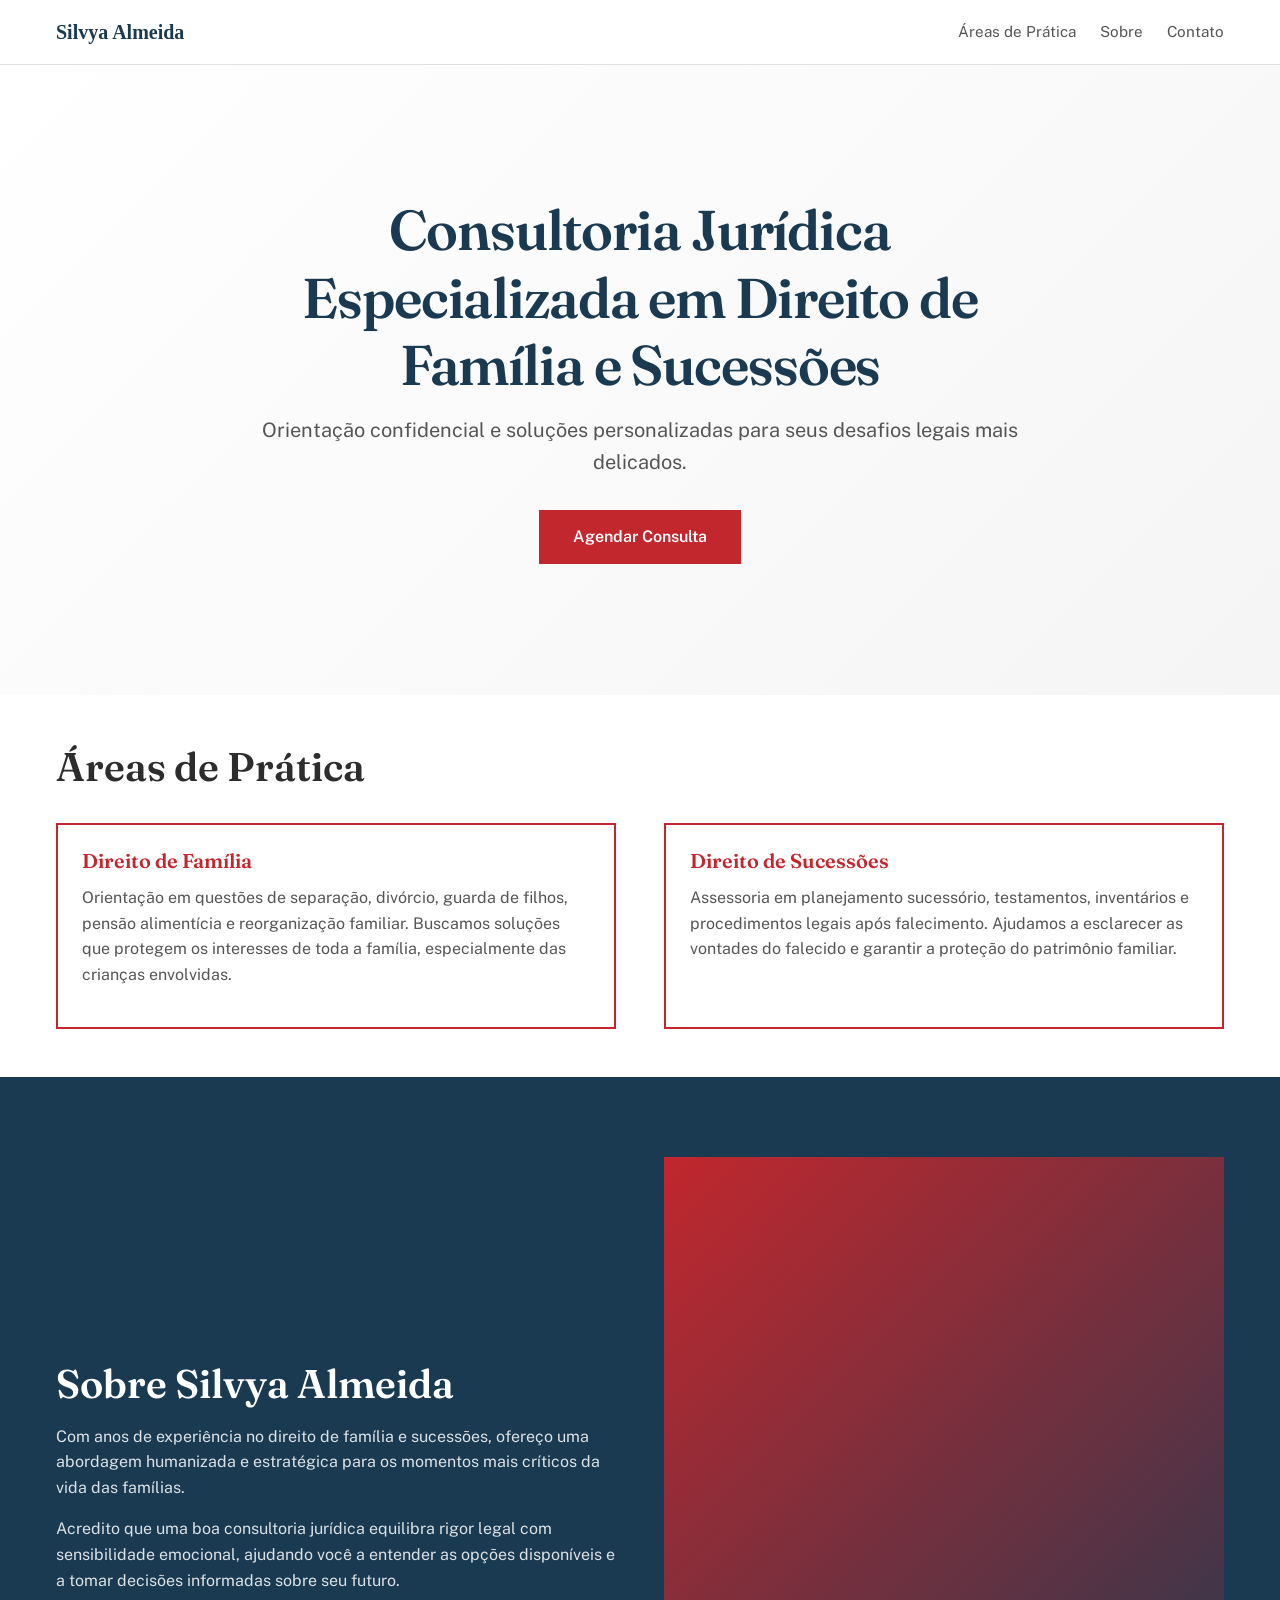
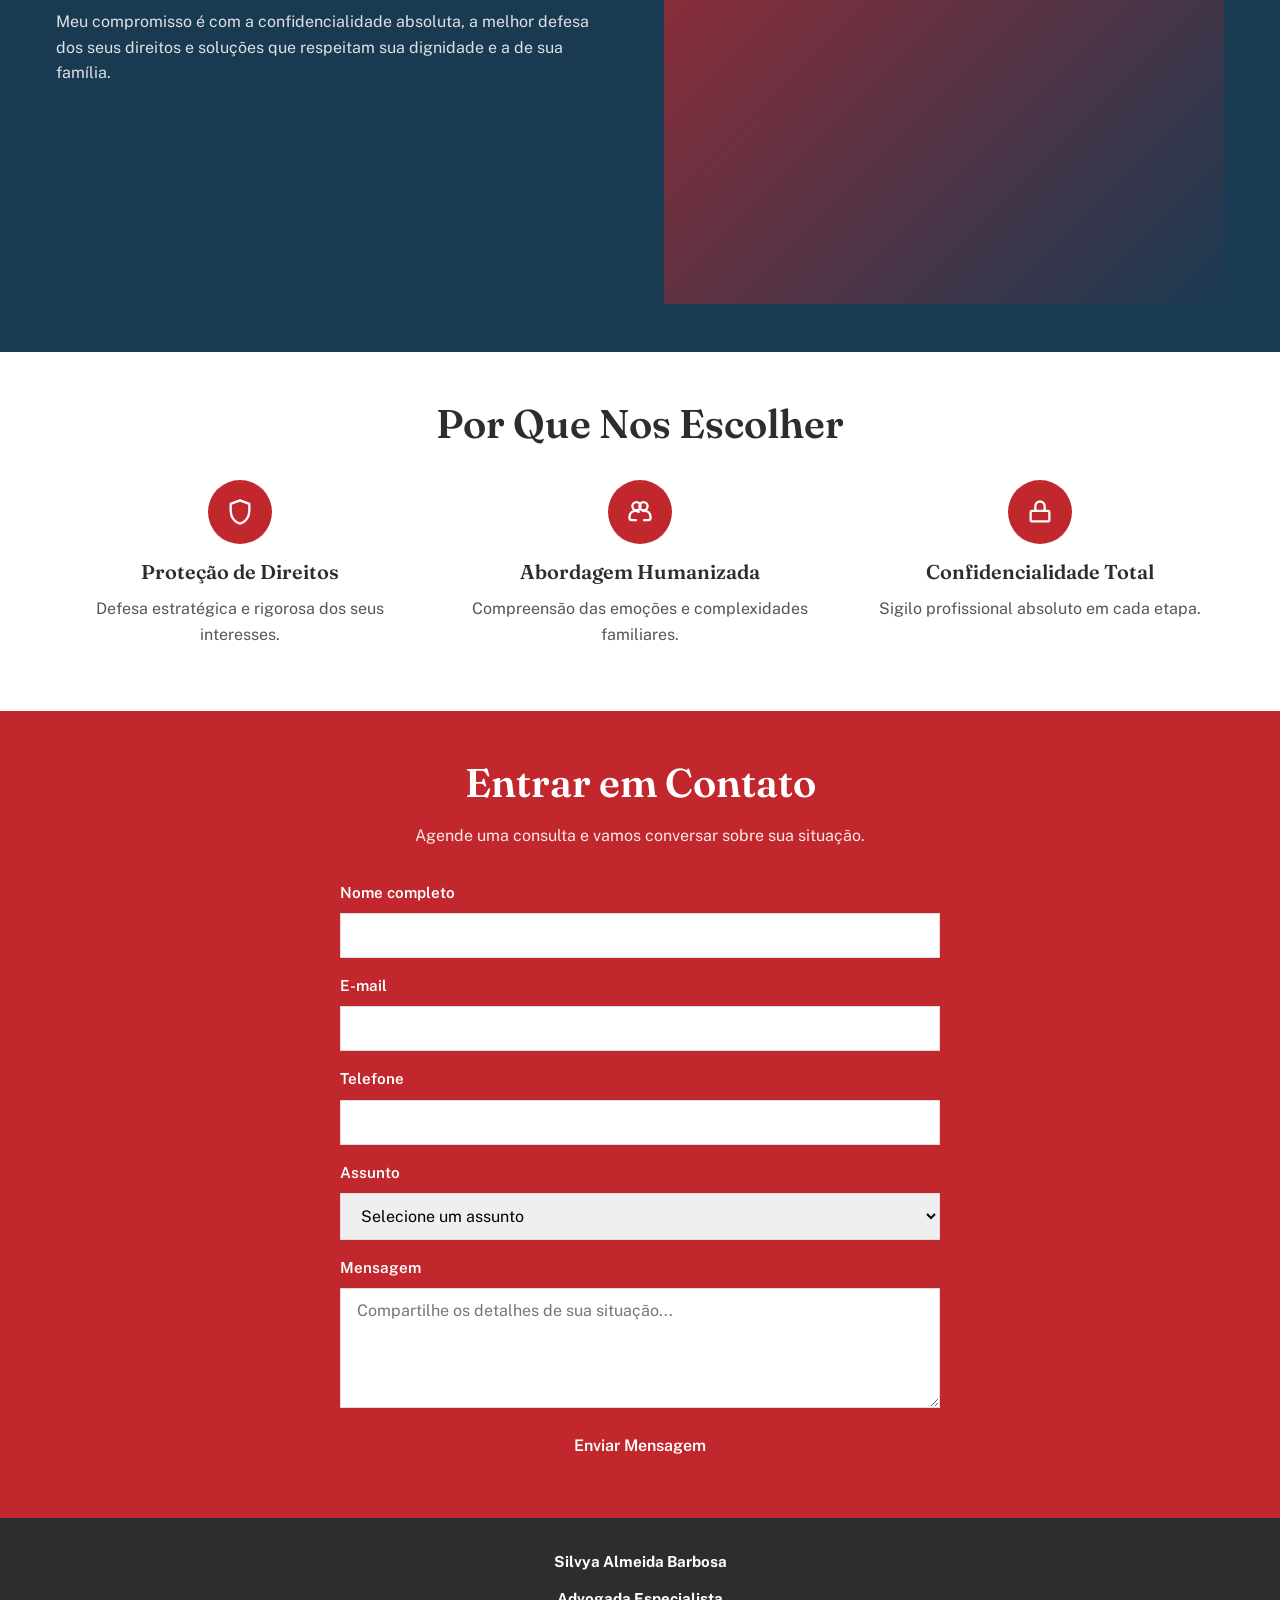
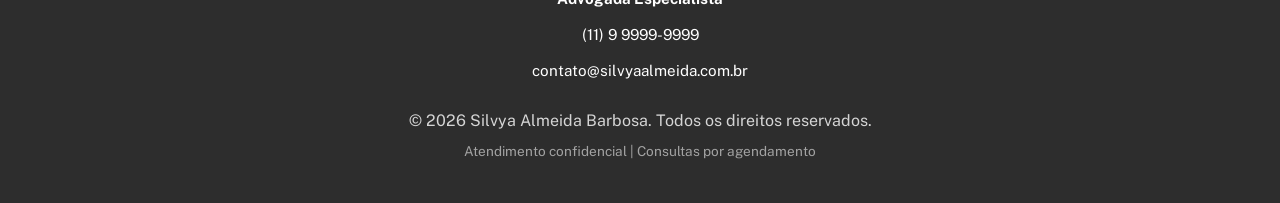
<file: clientes/silvya-almeida-barbosa-advogada/saidas/site/index.html>
<!DOCTYPE html>
<html lang="pt-BR">
<head>
    <meta charset="UTF-8">
    <meta name="viewport" content="width=device-width, initial-scale=1.0">
    <title>Silvya Almeida Barbosa - Advogada Especialista em Direito de Família e Sucessões</title>
    <meta name="description" content="Consultoria jurídica especializada em direito de família e sucessões. Atendimento confidencial e soluções personalizadas.">
    <link rel="preconnect" href="https://fonts.googleapis.com">
    <link rel="preconnect" href="https://fonts.gstatic.com" crossorigin>
    <link href="https://fonts.googleapis.com/css2?family=Fraunces:opsz,wght@9..144,400;9..144,600;9..144,700&family=Public+Sans:wght@400;500;600&display=swap" rel="stylesheet">
    <style>
        * {
            margin: 0;
            padding: 0;
            box-sizing: border-box;
        }

        :root {
            --color-white: #FFFFFF;
            --color-navy: #1a3a52;
            --color-red: #c1272d;
            --color-gray-light: #f5f5f5;
            --color-gray-dark: #2d2d2d;
            --color-gray-text: #555555;
            --spacing-unit: 4px;
        }

        html {
            scroll-behavior: smooth;
        }

        body {
            font-family: "Public Sans", -apple-system, BlinkMacSystemFont, "Segoe UI", Roboto, Arial, sans-serif;
            color: var(--color-gray-dark);
            line-height: 1.6;
            background-color: var(--color-white);
        }

        /* Tipografia */
        h1, h2, h3 {
            font-family: "Fraunces", Georgia, "Times New Roman", serif;
            font-weight: 600;
            line-height: 1.2;
        }

        h1 {
            font-size: clamp(2rem, 5vw, 3.5rem);
            color: var(--color-gray-dark);
            letter-spacing: -0.02em;
        }

        h2 {
            font-size: clamp(1.75rem, 4vw, 2.5rem);
            color: var(--color-gray-dark);
            margin-bottom: calc(var(--spacing-unit) * 4);
        }

        h3 {
            font-size: 1.25rem;
            margin-bottom: calc(var(--spacing-unit) * 3);
        }

        p {
            font-size: 1rem;
            color: var(--color-gray-text);
            margin-bottom: calc(var(--spacing-unit) * 4);
        }

        a {
            color: var(--color-red);
            text-decoration: none;
            transition: opacity 0.2s ease;
        }

        a:hover {
            opacity: 0.8;
        }

        button {
            font-family: inherit;
            cursor: pointer;
            border: none;
            border-radius: 0;
            transition: all 0.2s ease;
        }

        /* Header / Nav */
        header {
            background: var(--color-white);
            border-bottom: 1px solid #e0e0e0;
            padding: calc(var(--spacing-unit) * 4) 0;
            position: sticky;
            top: 0;
            z-index: 100;
        }

        .container {
            max-width: 1200px;
            margin: 0 auto;
            padding: 0 calc(var(--spacing-unit) * 4);
        }

        .header-content {
            display: flex;
            justify-content: space-between;
            align-items: center;
        }

        .logo {
            font-family: Georgia, serif;
            font-size: 1.25rem;
            font-weight: 700;
            color: var(--color-navy);
        }

        nav {
            display: none;
            gap: calc(var(--spacing-unit) * 6);
        }

        nav a {
            font-size: 0.95rem;
            color: var(--color-gray-text);
        }

        nav a:hover {
            color: var(--color-red);
        }

        @media (min-width: 768px) {
            nav {
                display: flex;
            }
        }

        /* Hero Section */
        .hero {
            background: linear-gradient(135deg, var(--color-white) 0%, var(--color-gray-light) 100%);
            padding: calc(var(--spacing-unit) * 12) 0;
            min-height: 70vh;
            display: flex;
            align-items: center;
            justify-content: center;
        }

        .hero .container {
            max-width: 800px;
            text-align: center;
        }

        .hero h1 {
            margin-bottom: calc(var(--spacing-unit) * 4);
            color: var(--color-navy);
        }

        .hero p {
            font-size: clamp(1rem, 2.5vw, 1.25rem);
            margin-bottom: calc(var(--spacing-unit) * 8);
            color: var(--color-gray-text);
        }

        .cta-primary {
            display: inline-block;
            background: var(--color-red);
            color: var(--color-white);
            padding: calc(var(--spacing-unit) * 3) calc(var(--spacing-unit) * 8);
            font-size: 1rem;
            font-weight: 600;
            text-decoration: none;
            border-radius: 0;
            transition: all 0.3s ease;
            border: 2px solid var(--color-red);
        }

        .cta-primary:hover {
            background: transparent;
            color: var(--color-red);
        }

        /* Section Alternation */
        .section {
            padding: calc(var(--spacing-unit) * 12) 0;
        }

        .section.navy {
            background: var(--color-navy);
            color: var(--color-white);
        }

        .section.navy h2,
        .section.navy h3 {
            color: var(--color-white);
        }

        .section.navy p {
            color: rgba(255, 255, 255, 0.85);
        }

        .section.red {
            background: var(--color-red);
            color: var(--color-white);
        }

        .section.red h2,
        .section.red h3 {
            color: var(--color-white);
        }

        .section.red p {
            color: rgba(255, 255, 255, 0.9);
        }

        /* Practice Areas */
        .practice-grid {
            display: grid;
            grid-template-columns: 1fr;
            gap: calc(var(--spacing-unit) * 8);
            margin-top: calc(var(--spacing-unit) * 8);
        }

        @media (min-width: 768px) {
            .practice-grid {
                grid-template-columns: 1fr 1fr;
                gap: calc(var(--spacing-unit) * 12);
            }
        }

        .practice-card {
            padding: calc(var(--spacing-unit) * 6);
            border: 2px solid var(--color-red);
            background: var(--color-white);
            transition: all 0.3s ease;
        }

        .practice-card h3 {
            color: var(--color-red);
            margin-bottom: calc(var(--spacing-unit) * 3);
        }

        .practice-card:hover {
            border-color: var(--color-navy);
            box-shadow: 0 8px 16px rgba(0, 0, 0, 0.1);
        }

        /* About Section */
        .about-grid {
            display: grid;
            grid-template-columns: 1fr;
            gap: calc(var(--spacing-unit) * 12);
            align-items: center;
            margin-top: calc(var(--spacing-unit) * 8);
        }

        @media (min-width: 768px) {
            .about-grid {
                grid-template-columns: 1fr 1fr;
            }
        }

        .about-image {
            width: 100%;
            aspect-ratio: 3/4;
            background: linear-gradient(135deg, var(--color-red) 0%, var(--color-navy) 100%);
            border-radius: 0;
        }

        /* Why Choose */
        .benefits {
            display: grid;
            grid-template-columns: 1fr;
            gap: calc(var(--spacing-unit) * 8);
            margin-top: calc(var(--spacing-unit) * 8);
        }

        @media (min-width: 768px) {
            .benefits {
                grid-template-columns: repeat(3, 1fr);
            }
        }

        .benefit-item {
            text-align: center;
        }

        .benefit-icon {
            width: 64px;
            height: 64px;
            background: var(--color-red);
            margin: 0 auto calc(var(--spacing-unit) * 4);
            border-radius: 50%;
            display: flex;
            align-items: center;
            justify-content: center;
            font-size: 1.75rem;
        }

        .section.navy .benefit-icon {
            background: rgba(255, 255, 255, 0.2);
        }

        /* Contact Section */
        .contact-form {
            max-width: 600px;
            margin: calc(var(--spacing-unit) * 8) auto 0;
            display: grid;
            gap: calc(var(--spacing-unit) * 4);
        }

        .form-group {
            display: flex;
            flex-direction: column;
        }

        .form-group label {
            font-weight: 600;
            margin-bottom: calc(var(--spacing-unit) * 2);
            font-size: 0.95rem;
        }

        .form-group input,
        .form-group textarea {
            padding: calc(var(--spacing-unit) * 3) calc(var(--spacing-unit) * 4);
            border: 1px solid #ddd;
            font-family: inherit;
            font-size: 1rem;
            border-radius: 0;
            background: var(--color-white);
            color: var(--color-gray-dark);
        }

        .form-group input:focus,
        .form-group textarea:focus {
            outline: none;
            border-color: var(--color-red);
            box-shadow: 0 0 0 3px rgba(193, 39, 45, 0.1);
        }

        .form-group textarea {
            resize: vertical;
            min-height: 120px;
        }

        .cta-submit {
            background: var(--color-red);
            color: var(--color-white);
            padding: calc(var(--spacing-unit) * 3) calc(var(--spacing-unit) * 6);
            font-size: 1rem;
            font-weight: 600;
        }

        .cta-submit:hover {
            background: var(--color-navy);
        }

        /* Footer */
        footer {
            background: var(--color-gray-dark);
            color: var(--color-white);
            padding: calc(var(--spacing-unit) * 8) 0;
            text-align: center;
            border-top: 3px solid var(--color-red);
        }

        footer p {
            color: rgba(255, 255, 255, 0.8);
            margin-bottom: calc(var(--spacing-unit) * 2);
        }

        .footer-contact {
            display: flex;
            flex-direction: column;
            gap: calc(var(--spacing-unit) * 3);
            align-items: center;
            margin-bottom: calc(var(--spacing-unit) * 6);
            font-size: 0.95rem;
        }

        .footer-contact a {
            color: var(--color-white);
        }

        /* Accessibility */
        .sr-only {
            position: absolute;
            width: 1px;
            height: 1px;
            padding: 0;
            margin: -1px;
            overflow: hidden;
            clip: rect(0, 0, 0, 0);
            white-space: nowrap;
            border-width: 0;
        }

        /* Responsive */
        @media (max-width: 768px) {
            .container {
                padding: 0 calc(var(--spacing-unit) * 4);
            }

            .section {
                padding: calc(var(--spacing-unit) * 8) 0;
            }
        }
    </style>
</head>
<body>
    <!-- Header -->
    <header>
        <div class="container">
            <div class="header-content">
                <div class="logo">Silvya Almeida</div>
                <nav>
                    <a href="#pratica">Áreas de Prática</a>
                    <a href="#sobre">Sobre</a>
                    <a href="#contato">Contato</a>
                </nav>
            </div>
        </div>
    </header>

    <!-- Hero -->
    <section class="hero">
        <div class="container">
            <h1>Consultoria Jurídica Especializada em Direito de Família e Sucessões</h1>
            <p>Orientação confidencial e soluções personalizadas para seus desafios legais mais delicados.</p>
            <a href="#contato" class="cta-primary">Agendar Consulta</a>
        </div>
    </section>

    <!-- Practice Areas -->
    <section class="section" id="pratica">
        <div class="container">
            <h2>Áreas de Prática</h2>
            <div class="practice-grid">
                <div class="practice-card">
                    <h3>Direito de Família</h3>
                    <p>Orientação em questões de separação, divórcio, guarda de filhos, pensão alimentícia e reorganização familiar. Buscamos soluções que protegem os interesses de toda a família, especialmente das crianças envolvidas.</p>
                </div>
                <div class="practice-card">
                    <h3>Direito de Sucessões</h3>
                    <p>Assessoria em planejamento sucessório, testamentos, inventários e procedimentos legais após falecimento. Ajudamos a esclarecer as vontades do falecido e garantir a proteção do patrimônio familiar.</p>
                </div>
            </div>
        </div>
    </section>

    <!-- About -->
    <section class="section navy" id="sobre">
        <div class="container">
            <div class="about-grid">
                <div>
                    <h2>Sobre Silvya Almeida</h2>
                    <p>Com anos de experiência no direito de família e sucessões, ofereço uma abordagem humanizada e estratégica para os momentos mais críticos da vida das famílias.</p>
                    <p>Acredito que uma boa consultoria jurídica equilibra rigor legal com sensibilidade emocional, ajudando você a entender as opções disponíveis e a tomar decisões informadas sobre seu futuro.</p>
                    <p>Meu compromisso é com a confidencialidade absoluta, a melhor defesa dos seus direitos e soluções que respeitam sua dignidade e a de sua família.</p>
                </div>
                <div class="about-image"></div>
            </div>
        </div>
    </section>

    <!-- Why Choose -->
    <section class="section">
        <div class="container">
            <h2 style="text-align: center;">Por Que Nos Escolher</h2>
            <div class="benefits">
                <div class="benefit-item">
                    <div class="benefit-icon">
                        <svg width="28" height="28" viewBox="0 0 24 24" fill="none" stroke="#FFFFFF" stroke-width="2" stroke-linecap="round" stroke-linejoin="round"><path d="M12 2 4 5v6c0 5.5 3.4 9.7 8 11 4.6-1.3 8-5.5 8-11V5l-8-3Z"/></svg>
                    </div>
                    <h3>Proteção de Direitos</h3>
                    <p>Defesa estratégica e rigorosa dos seus interesses.</p>
                </div>
                <div class="benefit-item">
                    <div class="benefit-icon">
                        <svg width="28" height="28" viewBox="0 0 24 24" fill="none" stroke="#FFFFFF" stroke-width="2" stroke-linecap="round" stroke-linejoin="round"><path d="M8.5 19H5a2 2 0 0 1-2-2v-1a5 5 0 0 1 5-5c1.06 0 2.06.32 2.89.87"/><circle cx="9" cy="7" r="3.5"/><path d="M15.5 19H19a2 2 0 0 0 2-2v-1a5 5 0 0 0-5-5c-.44 0-.86.06-1.26.16"/><circle cx="15" cy="7" r="3.5"/></svg>
                    </div>
                    <h3>Abordagem Humanizada</h3>
                    <p>Compreensão das emoções e complexidades familiares.</p>
                </div>
                <div class="benefit-item">
                    <div class="benefit-icon">
                        <svg width="28" height="28" viewBox="0 0 24 24" fill="none" stroke="#FFFFFF" stroke-width="2" stroke-linecap="round" stroke-linejoin="round"><rect x="4" y="11" width="16" height="9" rx="1"/><path d="M8 11V7a4 4 0 0 1 8 0v4"/></svg>
                    </div>
                    <h3>Confidencialidade Total</h3>
                    <p>Sigilo profissional absoluto em cada etapa.</p>
                </div>
            </div>
        </div>
    </section>

    <!-- Contact -->
    <section class="section red" id="contato">
        <div class="container">
            <h2 style="text-align: center;">Entrar em Contato</h2>
            <p style="text-align: center; margin-bottom: calc(var(--spacing-unit) * 6);">Agende uma consulta e vamos conversar sobre sua situação.</p>

            <div class="contact-form">
                <div class="form-group">
                    <label for="nome">Nome completo</label>
                    <input type="text" id="nome" name="nome" required aria-required="true">
                </div>
                <div class="form-group">
                    <label for="email">E-mail</label>
                    <input type="email" id="email" name="email" required aria-required="true">
                </div>
                <div class="form-group">
                    <label for="telefone">Telefone</label>
                    <input type="tel" id="telefone" name="telefone" required aria-required="true">
                </div>
                <div class="form-group">
                    <label for="assunto">Assunto</label>
                    <select id="assunto" name="assunto" style="padding: calc(var(--spacing-unit) * 3) calc(var(--spacing-unit) * 4); border: 1px solid #ddd; font-family: inherit; font-size: 1rem; border-radius: 0;">
                        <option value="">Selecione um assunto</option>
                        <option value="familia">Direito de Família</option>
                        <option value="sucessoes">Direito de Sucessões</option>
                        <option value="outro">Outro</option>
                    </select>
                </div>
                <div class="form-group">
                    <label for="mensagem">Mensagem</label>
                    <textarea id="mensagem" name="mensagem" required aria-required="true" placeholder="Compartilhe os detalhes de sua situação..."></textarea>
                </div>
                <button type="submit" class="cta-submit">Enviar Mensagem</button>
            </div>
        </div>
    </section>

    <!-- Footer -->
    <footer>
        <div class="container">
            <div class="footer-contact">
                <div><strong>Silvya Almeida Barbosa</strong></div>
                <div><strong>Advogada Especialista</strong></div>
                <div><a href="tel:+5511999999999">(11) 9 9999-9999</a></div>
                <div><a href="mailto:contato@silvyaalmeida.com.br">contato@silvyaalmeida.com.br</a></div>
            </div>
            <p>&copy; 2026 Silvya Almeida Barbosa. Todos os direitos reservados.</p>
            <p style="font-size: 0.85rem; opacity: 0.7;">Atendimento confidencial | Consultas por agendamento</p>
        </div>
    </footer>

    <script>
        // Form submission handler
        document.querySelector('.contact-form')?.addEventListener('submit', function(e) {
            e.preventDefault();
            const nome = document.getElementById('nome').value;
            const email = document.getElementById('email').value;
            const telefone = document.getElementById('telefone').value;
            const assunto = document.getElementById('assunto').value;
            const mensagem = document.getElementById('mensagem').value;

            // Prepare mailto link
            const mailtoLink = `mailto:contato@silvyaalmeida.com.br?subject=Novo Contato: ${assunto}&body=Nome: ${nome}%0DEmail: ${email}%0DTelefone: ${telefone}%0D%0D${mensagem}`;
            window.location.href = mailtoLink;
        });

        // Smooth scroll for navigation
        document.querySelectorAll('a[href^="#"]').forEach(anchor => {
            anchor.addEventListener('click', function (e) {
                e.preventDefault();
                const target = document.querySelector(this.getAttribute('href'));
                if (target) {
                    target.scrollIntoView({ behavior: 'smooth' });
                }
            });
        });
    </script>
</body>
</html>
</file>
<file: clientes/advocacia-schettini/saidas/site/styles.css>
/* ---------- Reset ---------- */
* { box-sizing: border-box; margin: 0; padding: 0; }
html { scroll-behavior: smooth; }
img { max-width: 100%; display: block; }
button { font: inherit; cursor: pointer; }

/* ---------- Tokens globais ---------- */
:root {
  --white: #FAFAF8;
  --charcoal-900: #17181C;
  --charcoal-800: #1F2126;
  --charcoal-700: #2B2E35;
  --charcoal-600: #454952;
  --gold-500: #B08C3E;
  --gold-400: #C9A24E;
  --gold-100: #F3E9D2;
  --ink: #1B1C1F;
  --ink-soft: #52555C;
  --border-soft: rgba(27, 28, 31, 0.10);

  --font-display: 'Fraunces', 'Georgia', serif;
  --font-body: 'Source Sans 3', 'Segoe UI', sans-serif;

  --space-1: 4px;
  --space-2: 8px;
  --space-3: 12px;
  --space-4: 16px;
  --space-6: 24px;
  --space-8: 32px;
  --space-12: 48px;
  --space-16: 64px;
  --space-24: 96px;
}

body {
  font-family: var(--font-body);
  color: var(--ink);
  background: var(--white);
  line-height: 1.5;
  -webkit-font-smoothing: antialiased;
}

.wrap {
  max-width: 1180px;
  margin: 0 auto;
  padding: 0 var(--space-6);
}

h1, h2, h3 {
  font-family: var(--font-display);
  line-height: 1.15;
  letter-spacing: -0.01em;
  font-weight: 600;
}

a { color: inherit; text-decoration: none; }

.eyebrow {
  font-size: 13px;
  font-weight: 600;
  letter-spacing: 0.08em;
  text-transform: uppercase;
  color: var(--gold-500);
  margin-bottom: var(--space-3);
}

/* ---------- Botões ---------- */
.btn {
  display: inline-flex;
  align-items: center;
  justify-content: center;
  padding: 14px 28px;
  border-radius: 4px;
  font-weight: 600;
  font-size: 15px;
  min-height: 44px;
  transition: transform 0.15s ease, background 0.15s ease, border-color 0.15s ease;
  border: 1px solid transparent;
}
.btn-primary {
  background: var(--charcoal-900);
  color: var(--white);
}
.btn-primary:hover { transform: translateY(-1px); background: var(--charcoal-800); }
.btn-ghost {
  border-color: var(--border-soft);
  color: var(--ink);
}
.btn-ghost:hover { border-color: var(--charcoal-900); }
.btn-block { width: 100%; }

/* ---------- Header ---------- */
.site-header {
  position: sticky;
  top: 0;
  z-index: 50;
  background: rgba(250, 250, 248, 0.92);
  backdrop-filter: blur(8px);
  border-bottom: 1px solid transparent;
  transition: border-color 0.25s ease, box-shadow 0.25s ease;
}
.site-header.is-scrolled {
  border-bottom-color: var(--border-soft);
  box-shadow: 0 8px 24px rgba(23, 24, 28, 0.06);
}
.header-inner {
  display: flex;
  align-items: center;
  justify-content: space-between;
  height: 76px;
}
.brand {
  font-family: var(--font-display);
  font-size: 22px;
  font-weight: 700;
  letter-spacing: -0.01em;
}
.brand-dot { color: var(--gold-500); }
.nav {
  display: none;
  align-items: center;
  gap: var(--space-8);
  font-size: 15px;
  font-weight: 500;
}
.nav a:not(.nav-cta):hover { color: var(--gold-500); }
.nav-cta {
  background: var(--charcoal-900);
  color: var(--white);
  padding: 10px 20px;
  border-radius: 4px;
}
.nav-cta:hover { background: var(--charcoal-800); }

.menu-toggle {
  width: 44px;
  height: 44px;
  background: none;
  border: none;
  display: flex;
  flex-direction: column;
  align-items: center;
  justify-content: center;
  gap: 5px;
}
.menu-toggle span {
  width: 22px;
  height: 2px;
  background: var(--ink);
  transition: transform 0.2s ease, opacity 0.2s ease;
}
.menu-toggle.is-open span:nth-child(1) { transform: translateY(7px) rotate(45deg); }
.menu-toggle.is-open span:nth-child(2) { opacity: 0; }
.menu-toggle.is-open span:nth-child(3) { transform: translateY(-7px) rotate(-45deg); }

.mobile-nav {
  display: flex;
  flex-direction: column;
  max-height: 0;
  overflow: hidden;
  transition: max-height 0.25s ease;
  background: var(--white);
  border-bottom: 1px solid var(--border-soft);
}
.mobile-nav.is-open { max-height: 320px; }
.mobile-nav a {
  padding: var(--space-4) var(--space-6);
  border-top: 1px solid var(--border-soft);
  font-weight: 500;
}

/* ---------- Hero ---------- */
.hero {
  background: var(--white);
  padding: var(--space-24) 0 var(--space-16);
}
.hero-inner { max-width: 760px; }
.hero h1 {
  font-size: clamp(2.1rem, 5vw, 3.4rem);
  margin-bottom: var(--space-6);
}
.hero-lede {
  font-size: 18px;
  color: var(--ink-soft);
  max-width: 560px;
  margin-bottom: var(--space-8);
}
.hero-actions {
  display: flex;
  flex-wrap: wrap;
  gap: var(--space-4);
}

/* Entrada da hero (roda uma vez, ao carregar) */
.hero-anim {
  opacity: 0;
  transform: translateY(14px);
  animation: heroIn 0.7s cubic-bezier(0.16, 1, 0.3, 1) forwards;
  animation-delay: var(--d, 0s);
}
@keyframes heroIn {
  to { opacity: 1; transform: translateY(0); }
}

/* Revelação ao rolar */
[data-reveal] {
  opacity: 0;
  transform: translateY(24px);
  transition: opacity 0.7s cubic-bezier(0.16, 1, 0.3, 1), transform 0.7s cubic-bezier(0.16, 1, 0.3, 1);
  transition-delay: var(--d, 0s);
}
[data-reveal].is-visible {
  opacity: 1;
  transform: translateY(0);
}

@media (prefers-reduced-motion: reduce) {
  .hero-anim,
  [data-reveal] {
    opacity: 1 !important;
    transform: none !important;
    animation: none !important;
    transition: none !important;
  }
  html { scroll-behavior: auto; }
}

/* ---------- Seções genéricas ---------- */
.section { padding: var(--space-24) 0; }

.section-light {
  background: var(--white);
  color: var(--ink);
}
.section-light .eyebrow { color: var(--gold-500); }

.section-dark {
  background: var(--charcoal-900);
  color: var(--gold-100);
}
.section-dark h2 { color: var(--white); }
.section-dark .eyebrow { color: var(--gold-400); }
.section-dark p { color: rgba(243, 233, 210, 0.78); }

.section-accent {
  background: var(--gold-100);
  color: var(--charcoal-900);
}
.section-accent .eyebrow { color: var(--gold-500); }
.section-accent h2 { color: var(--charcoal-900); }

.section-grid {
  display: grid;
  gap: var(--space-8);
}
.section-head h2 { font-size: clamp(1.7rem, 3.4vw, 2.4rem); }
.section-head-center { text-align: center; max-width: 640px; margin: 0 auto var(--space-12); }
.section-body p { margin-bottom: var(--space-4); max-width: 620px; }
.section-body p:last-child { margin-bottom: 0; }

/* ---------- Cards (Atuação) ---------- */
.cards-grid {
  display: grid;
  grid-template-columns: 1fr;
  gap: var(--space-6);
}
.card {
  padding: var(--space-8);
  border: 1px solid var(--border-soft);
  border-radius: 4px;
  background: var(--white);
  transition: transform 0.25s ease, border-color 0.25s ease, box-shadow 0.25s ease;
}
.card:hover {
  transform: translateY(-4px);
  border-color: var(--gold-500);
  box-shadow: 0 12px 28px rgba(23, 24, 28, 0.08);
}
.card-index {
  display: block;
  font-family: var(--font-display);
  font-size: 14px;
  color: var(--gold-500);
  font-weight: 600;
  margin-bottom: var(--space-3);
}
.card h3 { font-size: 19px; margin-bottom: var(--space-2); }
.card p { color: var(--ink-soft); font-size: 15px; }

/* ---------- Diferenciais ---------- */
.diff-list {
  display: grid;
  grid-template-columns: 1fr;
  gap: var(--space-6);
}
.diff-item {
  padding-top: var(--space-6);
  border-top: 1px solid rgba(23, 24, 28, 0.18);
}
.diff-item h3 { font-size: 18px; margin-bottom: var(--space-2); }
.diff-item p { color: rgba(23, 24, 28, 0.72); font-size: 15px; }

/* ---------- Depoimentos ---------- */
.testimonial-grid {
  display: grid;
  grid-template-columns: 1fr;
  gap: var(--space-6);
}
.testimonial {
  padding: var(--space-8);
  border: 1px solid rgba(243, 233, 210, 0.18);
  border-radius: 4px;
  background: var(--charcoal-800);
  transition: transform 0.25s ease, border-color 0.25s ease;
}
.testimonial:hover {
  transform: translateY(-4px);
  border-color: rgba(201, 162, 78, 0.5);
}
.testimonial p {
  font-family: var(--font-display);
  font-size: 18px;
  line-height: 1.5;
  color: var(--white);
  margin-bottom: var(--space-4);
}
.testimonial cite {
  font-style: normal;
  font-size: 14px;
  color: var(--gold-400);
}

/* ---------- Contato ---------- */
.contato-grid {
  display: grid;
  grid-template-columns: 1fr;
  gap: var(--space-12);
}
.contato-info h2 { font-size: clamp(1.7rem, 3.4vw, 2.4rem); margin-bottom: var(--space-4); }
.contato-lede { color: var(--ink-soft); margin-bottom: var(--space-8); max-width: 480px; }
.contato-list { list-style: none; display: flex; flex-direction: column; gap: var(--space-4); }
.contato-list li {
  font-size: 16px;
  padding-bottom: var(--space-4);
  border-bottom: 1px solid var(--border-soft);
}
.contato-list span {
  display: block;
  font-size: 12px;
  text-transform: uppercase;
  letter-spacing: 0.06em;
  color: var(--gold-500);
  margin-bottom: var(--space-1);
  font-weight: 600;
}

.contato-form {
  display: flex;
  flex-direction: column;
  gap: var(--space-4);
  background: var(--charcoal-900);
  padding: var(--space-8);
  border-radius: 6px;
}
.contato-form label {
  font-size: 13px;
  font-weight: 600;
  color: var(--gold-100);
}
.contato-form input,
.contato-form textarea {
  width: 100%;
  padding: 12px 14px;
  border-radius: 4px;
  border: 1px solid rgba(243, 233, 210, 0.2);
  background: var(--charcoal-800);
  color: var(--white);
  font-family: var(--font-body);
  font-size: 15px;
  min-height: 44px;
}
.contato-form textarea { min-height: 96px; resize: vertical; }
.contato-form input::placeholder,
.contato-form textarea::placeholder { color: rgba(243, 233, 210, 0.4); }
.contato-form input:focus,
.contato-form textarea:focus {
  outline: none;
  border-color: var(--gold-400);
}

/* ---------- Footer ---------- */
.site-footer {
  background: var(--charcoal-900);
  color: rgba(243, 233, 210, 0.6);
  padding: var(--space-12) 0;
}
.footer-inner {
  display: flex;
  flex-direction: column;
  gap: var(--space-3);
}
.brand-footer { color: var(--white); }
.footer-meta { font-size: 13px; }

/* ---------- Responsivo ---------- */
@media (min-width: 768px) {
  .nav { display: flex; }
  .menu-toggle { display: none; }
  .mobile-nav { display: none; }

  .section-grid { grid-template-columns: 320px 1fr; }
  .cards-grid { grid-template-columns: repeat(2, 1fr); }
  .diff-list { grid-template-columns: repeat(2, 1fr); }
  .testimonial-grid { grid-template-columns: repeat(3, 1fr); }
  .contato-grid { grid-template-columns: 1fr 1fr; align-items: start; }
}

@media (min-width: 1024px) {
  .cards-grid { grid-template-columns: repeat(3, 1fr); }
}
</file>
<file: clientes/godoi-moraes-advogados-unidade-jundiai/saidas/site/css/style.css>
/* Godoi Moraes Advogados — Unidade Jundiaí
   Paleta: branco (primária) + azul-marinho escuro e cinza (apoio). Formal, minimalista.
   Tipografia: Fraunces (títulos, serifada com peso editorial) + Public Sans (corpo, neutra). */

:root {
  --navy-950: #0b1526;
  --navy-900: #0f1b2d;
  --navy-800: #16273e;
  --navy-600: #33455e;
  --gray-600: #5b6472;
  --gray-300: #d6dade;
  --gray-100: #eceef0;
  --white-bg: #fafafa;
  --white-card: #ffffff;
  --accent: #a9863f;
  --accent-light: #f2e9d8;

  --font-display: "Fraunces", Georgia, serif;
  --font-body: "Public Sans", -apple-system, sans-serif;

  --radius: 4px;
  --space-1: 4px;
  --space-2: 8px;
  --space-3: 12px;
  --space-4: 16px;
  --space-6: 24px;
  --space-8: 32px;
  --space-12: 48px;
  --space-16: 64px;
}

* { box-sizing: border-box; }

html { scroll-behavior: smooth; }

body {
  margin: 0;
  font-family: var(--font-body);
  color: var(--navy-900);
  background: var(--white-bg);
  line-height: 1.5;
  -webkit-font-smoothing: antialiased;
}

h1, h2, h3, h4 {
  font-family: var(--font-display);
  font-weight: 600;
  line-height: 1.15;
  letter-spacing: -0.01em;
  margin: 0;
}

p { margin: 0; }

a { color: inherit; text-decoration: none; }

.wrap {
  max-width: 1160px;
  margin: 0 auto;
  padding: 0 var(--space-6);
}

/* ---------- Header ---------- */

.site-header {
  position: sticky;
  top: 0;
  z-index: 50;
  background: rgba(250, 250, 250, 0.92);
  backdrop-filter: blur(8px);
  border-bottom: 1px solid var(--gray-300);
}

.header-inner {
  display: flex;
  align-items: center;
  justify-content: space-between;
  height: 76px;
}

.brand {
  display: flex;
  align-items: center;
  gap: var(--space-3);
  font-family: var(--font-display);
  font-weight: 600;
  font-size: 16px;
  color: var(--navy-900);
}

.brand-mark {
  display: inline-flex;
  align-items: center;
  justify-content: center;
  width: 40px;
  height: 40px;
  border-radius: var(--radius);
  background: var(--navy-900);
  color: var(--white-bg);
  font-family: var(--font-display);
  font-size: 15px;
  letter-spacing: 0.02em;
}

.brand-name small {
  display: block;
  font-family: var(--font-body);
  font-weight: 400;
  font-size: 12px;
  color: var(--gray-600);
  letter-spacing: 0.02em;
}

.nav {
  display: flex;
  align-items: center;
  gap: var(--space-8);
  font-size: 15px;
  font-weight: 500;
}

.nav a { color: var(--navy-800); }
.nav a:hover { color: var(--accent); }

.nav-cta {
  padding: var(--space-2) var(--space-4);
  background: var(--navy-900);
  color: var(--white-bg) !important;
  border-radius: var(--radius);
}
.nav-cta:hover { background: var(--navy-800); color: var(--white-bg) !important; }

.nav-toggle {
  display: none;
  flex-direction: column;
  gap: 5px;
  width: 44px;
  height: 44px;
  align-items: center;
  justify-content: center;
  background: none;
  border: none;
  cursor: pointer;
}
.nav-toggle span {
  width: 22px;
  height: 2px;
  background: var(--navy-900);
}

/* ---------- Sections base ---------- */

.section {
  padding: var(--space-16) 0;
}

.eyebrow {
  font-size: 13px;
  font-weight: 600;
  text-transform: uppercase;
  letter-spacing: 0.12em;
  color: var(--gray-300);
  margin-bottom: var(--space-4);
}
.eyebrow-dark { color: var(--accent); }

.section-title {
  font-size: clamp(1.7rem, 3.6vw, 2.6rem);
  max-width: 720px;
  margin-bottom: var(--space-8);
}

/* ---------- Hero (dark) ---------- */

.hero {
  background: var(--navy-950);
  color: var(--white-bg);
  padding-top: var(--space-16);
  padding-bottom: var(--space-16);
}

.hero-grid {
  display: grid;
  grid-template-columns: 1.4fr 1fr;
  gap: var(--space-12);
  align-items: end;
}

.hero h1 {
  font-size: clamp(2rem, 4.6vw, 3.4rem);
  color: var(--white-bg);
  margin-bottom: var(--space-6);
}

.hero-lead {
  font-size: 17px;
  color: var(--gray-300);
  max-width: 520px;
  margin-bottom: var(--space-8);
}

.hero-actions {
  display: flex;
  gap: var(--space-4);
  flex-wrap: wrap;
}

.hero-stats {
  display: grid;
  gap: var(--space-6);
  padding-left: var(--space-8);
  border-left: 1px solid var(--navy-600);
}

.stat {
  display: flex;
  flex-direction: column;
  gap: var(--space-1);
}

.stat-num {
  font-family: var(--font-display);
  font-size: 28px;
  color: var(--white-bg);
}

.stat-label {
  font-size: 13px;
  color: var(--gray-300);
}

/* ---------- Buttons ---------- */

.btn {
  display: inline-flex;
  align-items: center;
  justify-content: center;
  padding: 14px 28px;
  border-radius: var(--radius);
  font-weight: 600;
  font-size: 15px;
  min-height: 44px;
  transition: background 0.15s ease, color 0.15s ease, border-color 0.15s ease;
  cursor: pointer;
  border: 1px solid transparent;
}

.btn-primary {
  background: var(--accent);
  color: var(--navy-950);
}
.btn-primary:hover { background: #bd9750; }

.btn-ghost {
  border-color: var(--navy-600);
  color: var(--white-bg);
}
.btn-ghost:hover { border-color: var(--gray-300); }

.btn-full { width: 100%; }

/* ---------- Light section / cards ---------- */

.light { background: var(--white-bg); color: var(--navy-900); }

.cards-grid {
  display: grid;
  grid-template-columns: repeat(3, 1fr);
  gap: var(--space-6);
}

.card {
  background: var(--white-card);
  border: 1px solid var(--gray-300);
  border-radius: var(--radius);
  padding: var(--space-8) var(--space-6);
}

.card-num {
  display: block;
  font-family: var(--font-display);
  font-size: 14px;
  color: var(--accent);
  margin-bottom: var(--space-4);
}

.card h3 {
  font-size: 19px;
  margin-bottom: var(--space-3);
}

.card p {
  font-size: 15px;
  color: var(--gray-600);
}

/* ---------- Dark section: escritório ---------- */

.dark {
  background: var(--navy-900);
  color: var(--white-bg);
}

.escritorio-grid {
  display: grid;
  grid-template-columns: 1.2fr 1fr;
  gap: var(--space-12);
}

.dark .section-title { color: var(--white-bg); }

.escritorio-copy p {
  color: var(--gray-300);
  font-size: 16px;
  margin-bottom: var(--space-4);
}

.pillars {
  list-style: none;
  margin: 0;
  padding: 0;
  display: grid;
  gap: var(--space-6);
  align-content: start;
}

.pillars li {
  display: flex;
  gap: var(--space-4);
  border-top: 1px solid var(--navy-600);
  padding-top: var(--space-4);
}

.pillar-index {
  font-family: var(--font-display);
  color: var(--accent);
  font-size: 18px;
}

.pillars h4 {
  font-size: 16px;
  color: var(--white-bg);
  margin-bottom: var(--space-1);
}

.pillars p {
  font-size: 14px;
  color: var(--gray-300);
}

/* ---------- Timeline (light) ---------- */

.timeline {
  list-style: none;
  margin: 0;
  padding: 0;
  display: grid;
  grid-template-columns: repeat(4, 1fr);
  gap: var(--space-6);
}

.timeline li {
  display: flex;
  flex-direction: column;
  gap: var(--space-3);
}

.timeline-step {
  display: inline-flex;
  align-items: center;
  justify-content: center;
  width: 36px;
  height: 36px;
  border-radius: 50%;
  background: var(--navy-900);
  color: var(--white-bg);
  font-family: var(--font-display);
  font-size: 15px;
}

.timeline h4 {
  font-size: 16px;
  margin-bottom: var(--space-1);
}

.timeline p {
  font-size: 14px;
  color: var(--gray-600);
}

/* ---------- Accent section: contato ---------- */

.accent {
  background: var(--accent-light);
  color: var(--navy-900);
}

.accent .eyebrow { color: var(--navy-600); }

.contato-grid {
  display: grid;
  grid-template-columns: 1fr 1fr;
  gap: var(--space-12);
  align-items: start;
}

.contato-lead {
  font-size: 17px;
  color: var(--navy-600);
  max-width: 460px;
  display: block;
  margin-bottom: var(--space-8);
}

.contato-info {
  display: grid;
  gap: var(--space-4);
}

.contato-label {
  display: block;
  font-size: 12px;
  text-transform: uppercase;
  letter-spacing: 0.08em;
  color: var(--navy-600);
  margin-bottom: var(--space-1);
}

.contato-valor {
  display: block;
  font-family: var(--font-display);
  font-size: 18px;
  color: var(--navy-900);
}

.contato-form {
  background: var(--white-card);
  border-radius: var(--radius);
  padding: var(--space-8);
  display: grid;
  gap: var(--space-4);
  border: 1px solid var(--gray-300);
}

.contato-form label {
  display: grid;
  gap: var(--space-2);
  font-size: 14px;
  font-weight: 600;
  color: var(--navy-800);
}

.contato-form input,
.contato-form textarea {
  font-family: var(--font-body);
  font-size: 15px;
  font-weight: 400;
  padding: var(--space-3) var(--space-4);
  border: 1px solid var(--gray-300);
  border-radius: var(--radius);
  background: var(--white-bg);
  color: var(--navy-900);
  resize: vertical;
  min-height: 44px;
}

.contato-form input:focus,
.contato-form textarea:focus {
  outline: 2px solid var(--navy-900);
  outline-offset: 1px;
}

/* ---------- Footer ---------- */

.site-footer {
  background: var(--navy-950);
  color: var(--gray-300);
  padding: var(--space-8) 0;
}

.footer-inner {
  display: flex;
  align-items: center;
  justify-content: space-between;
  gap: var(--space-6);
  flex-wrap: wrap;
}

.footer-brand {
  display: flex;
  align-items: center;
  gap: var(--space-3);
  font-family: var(--font-display);
  font-size: 14px;
  color: var(--white-bg);
}

.footer-brand small {
  font-family: var(--font-body);
  color: var(--gray-300);
  font-size: 12px;
}

.footer-nav {
  display: flex;
  gap: var(--space-6);
  font-size: 14px;
}

.footer-nav a:hover { color: var(--white-bg); }

.footer-legal {
  font-size: 12px;
  color: var(--gray-600);
  width: 100%;
  text-align: left;
  border-top: 1px solid var(--navy-800);
  padding-top: var(--space-4);
  margin-top: var(--space-2);
}

/* ---------- Responsive ---------- */

@media (max-width: 1024px) {
  .cards-grid { grid-template-columns: repeat(2, 1fr); }
  .timeline { grid-template-columns: repeat(2, 1fr); }
}

@media (max-width: 900px) {
  .hero-grid { grid-template-columns: 1fr; }
  .hero-stats {
    border-left: none;
    border-top: 1px solid var(--navy-600);
    padding-left: 0;
    padding-top: var(--space-6);
    grid-template-columns: repeat(3, 1fr);
  }
  .escritorio-grid { grid-template-columns: 1fr; }
  .contato-grid { grid-template-columns: 1fr; }
}

@media (max-width: 768px) {
  .nav {
    position: fixed;
    top: 76px;
    left: 0;
    right: 0;
    background: var(--white-bg);
    border-bottom: 1px solid var(--gray-300);
    flex-direction: column;
    align-items: flex-start;
    gap: 0;
    padding: var(--space-4) var(--space-6) var(--space-6);
    transform: translateY(-8px);
    opacity: 0;
    pointer-events: none;
    transition: opacity 0.15s ease, transform 0.15s ease;
  }
  .nav.is-open {
    opacity: 1;
    transform: translateY(0);
    pointer-events: auto;
  }
  .nav a {
    width: 100%;
    padding: var(--space-3) 0;
    border-bottom: 1px solid var(--gray-100);
  }
  .nav-cta {
    margin-top: var(--space-3);
    text-align: center;
  }
  .nav-toggle { display: flex; }
  .cards-grid { grid-template-columns: 1fr; }
  .timeline { grid-template-columns: 1fr; }
  .hero-stats { grid-template-columns: 1fr; }
}
</file>
<file: clientes/ruback-advogados-associados/saidas/site/styles.css>
/* ---------------------------------------------------
   Ruback Advogados Associados — tokens de identidade
   Verde (primária) + cinza/branco (apoio) — formal, moderno
--------------------------------------------------- */
:root {
  --green-950: #0F231D;
  --green-900: #14312A;
  --green-800: #1E4438;
  --green-700: #2C5C4B;
  --green-500: #4C7F68;
  --cream-100: #F7F5F0;
  --cream-50: #FBFAF7;
  --gray-700: #4A5450;
  --gray-500: #6E7873;
  --gray-300: #C7CEC9;

  --space-1: 4px;
  --space-2: 8px;
  --space-3: 12px;
  --space-4: 16px;
  --space-6: 24px;
  --space-8: 32px;
  --space-12: 48px;
  --space-16: 64px;
  --space-24: 96px;

  --font-title: "Fraunces", Georgia, serif;
  --font-body: "Public Sans", Arial, sans-serif;
}

* { box-sizing: border-box; }

html { scroll-behavior: smooth; }

body {
  margin: 0;
  font-family: var(--font-body);
  color: var(--green-950);
  background: var(--cream-50);
  line-height: 1.5;
  -webkit-font-smoothing: antialiased;
}

h1, h2, h3 {
  font-family: var(--font-title);
  line-height: 1.15;
  letter-spacing: -0.01em;
  margin: 0;
  font-weight: 600;
}

p { margin: 0; }

a { color: inherit; text-decoration: none; }

.wrap {
  max-width: 1120px;
  margin: 0 auto;
  padding: 0 var(--space-6);
}

/* ---------- Nav ---------- */
.nav {
  background: var(--cream-50);
  border-bottom: 1px solid var(--gray-300);
  position: sticky;
  top: 0;
  z-index: 10;
}

.nav-inner {
  display: flex;
  align-items: center;
  justify-content: space-between;
  min-height: 64px;
}

.brand {
  font-family: var(--font-title);
  font-size: 18px;
  font-weight: 600;
  color: var(--green-900);
}

.brand-accent { color: var(--green-700); }

.nav-links {
  display: none;
  align-items: center;
  gap: var(--space-6);
  font-size: 14px;
  font-weight: 500;
}

.nav-links a { color: var(--gray-700); padding: var(--space-2) 0; }
.nav-links a:hover { color: var(--green-900); }

.nav-cta {
  background: var(--green-900);
  color: var(--cream-50) !important;
  padding: var(--space-2) var(--space-4) !important;
  border-radius: 2px;
}

@media (min-width: 768px) {
  .nav-links { display: flex; }
}

/* ---------- Buttons ---------- */
.btn {
  display: inline-flex;
  align-items: center;
  justify-content: center;
  min-height: 48px;
  padding: 0 var(--space-8);
  font-size: 15px;
  font-weight: 600;
  border-radius: 2px;
  transition: transform 0.15s ease, background 0.15s ease;
}

.btn-primary {
  background: var(--cream-50);
  color: var(--green-900);
}

.btn-primary:hover {
  background: var(--gray-300);
  transform: translateY(-1px);
}

/* ---------- Hero (dark) ---------- */
.hero {
  background: var(--green-900);
  color: var(--cream-100);
  padding: var(--space-24) 0 var(--space-16);
}

.hero-inner { max-width: 760px; }

.eyebrow {
  font-size: 13px;
  font-weight: 600;
  letter-spacing: 0.08em;
  text-transform: uppercase;
  color: var(--green-500);
  margin-bottom: var(--space-4);
}

.hero h1 {
  font-size: clamp(2.1rem, 5vw, 3.4rem);
  color: var(--cream-50);
}

.hero-sub {
  margin-top: var(--space-6);
  font-size: clamp(1rem, 1.6vw, 1.15rem);
  color: var(--gray-300);
  max-width: 52ch;
}

.hero .btn { margin-top: var(--space-8); }

/* ---------- Dores (light) ---------- */
.dores {
  background: var(--cream-100);
  padding: var(--space-24) 0;
}

.dores h2 {
  font-size: clamp(1.6rem, 3.2vw, 2.2rem);
  color: var(--green-900);
  max-width: 34ch;
  margin-bottom: var(--space-12);
}

.dores-list {
  list-style: none;
  margin: 0;
  padding: 0;
  display: grid;
  gap: var(--space-1);
}

.dores-list li {
  display: flex;
  align-items: baseline;
  gap: var(--space-6);
  padding: var(--space-6) 0;
  border-bottom: 1px solid var(--gray-300);
  font-size: clamp(1rem, 1.8vw, 1.2rem);
  color: var(--green-950);
}

.dores-num {
  font-family: var(--font-title);
  font-size: 14px;
  font-weight: 600;
  color: var(--green-500);
  min-width: 28px;
}

/* ---------- Atuação (dark) ---------- */
.atuacao {
  background: var(--green-950);
  color: var(--cream-100);
  padding: var(--space-24) 0;
}

.atuacao h2 {
  font-size: clamp(1.6rem, 3.2vw, 2.2rem);
  color: var(--cream-50);
  max-width: 30ch;
  margin-bottom: var(--space-12);
}

.atuacao-grid {
  display: grid;
  gap: var(--space-6);
  grid-template-columns: 1fr;
}

@media (min-width: 640px) {
  .atuacao-grid { grid-template-columns: 1fr 1fr; }
}

@media (min-width: 1024px) {
  .atuacao-grid { grid-template-columns: repeat(3, 1fr); }
}

.atuacao-card {
  padding: var(--space-8) var(--space-6);
  border: 1px solid var(--green-800);
  background: var(--green-900);
}

.atuacao-card h3 {
  font-size: 18px;
  color: var(--cream-50);
  margin-bottom: var(--space-3);
}

.atuacao-card p {
  font-size: 14px;
  color: var(--gray-300);
  line-height: 1.55;
}

/* ---------- Sobre (light) ---------- */
.sobre {
  background: var(--cream-50);
  padding: var(--space-24) 0;
}

.sobre-inner {
  display: grid;
  gap: var(--space-12);
  align-items: center;
  grid-template-columns: 1fr;
}

@media (min-width: 768px) {
  .sobre-inner { grid-template-columns: 3fr 2fr; }
}

.sobre-text h2 {
  font-size: clamp(1.6rem, 3.2vw, 2.2rem);
  color: var(--green-900);
  margin-bottom: var(--space-6);
  max-width: 22ch;
}

.sobre-text p {
  font-size: clamp(1rem, 1.6vw, 1.1rem);
  color: var(--gray-700);
  max-width: 48ch;
}

.sobre-mark {
  height: 160px;
  background: linear-gradient(135deg, var(--green-700), var(--green-900));
  border-radius: 2px;
}

@media (min-width: 768px) {
  .sobre-mark { height: 220px; }
}

/* ---------- CTA final (dark) ---------- */
.cta-final {
  background: var(--green-800);
  color: var(--cream-50);
  padding: var(--space-24) 0;
}

.cta-final-inner {
  max-width: 640px;
  display: flex;
  flex-direction: column;
  gap: var(--space-8);
}

.cta-final h2 {
  font-size: clamp(1.5rem, 3vw, 2rem);
  font-weight: 500;
  color: var(--cream-50);
}

.cta-final .btn { align-self: flex-start; }

/* ---------- Footer ---------- */
.footer {
  background: var(--green-950);
  color: var(--gray-300);
  padding: var(--space-8) 0;
}

.footer-inner {
  display: flex;
  flex-direction: column;
  gap: var(--space-4);
  font-size: 13px;
}

@media (min-width: 640px) {
  .footer-inner { flex-direction: row; justify-content: space-between; align-items: center; }
}

.footer-links {
  display: flex;
  gap: var(--space-6);
}

.footer-links a:hover { color: var(--cream-50); }
</file>
